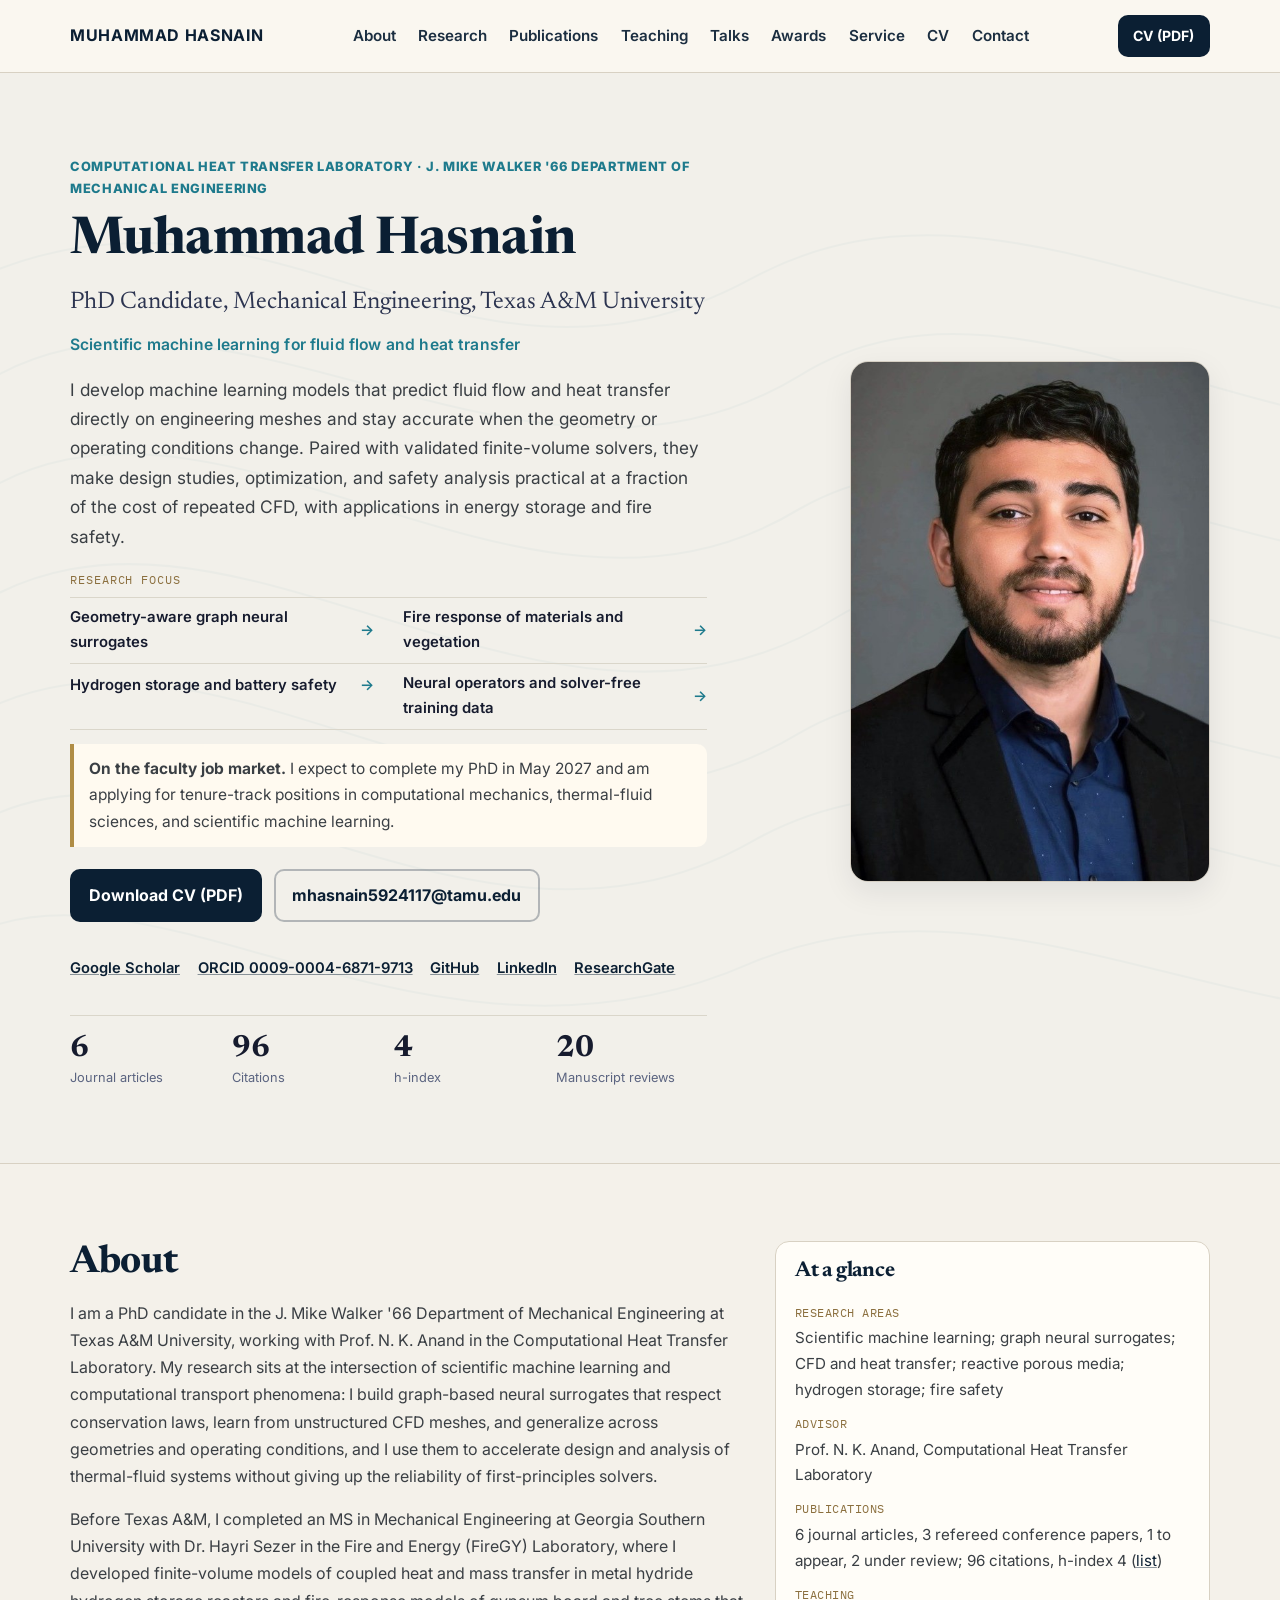
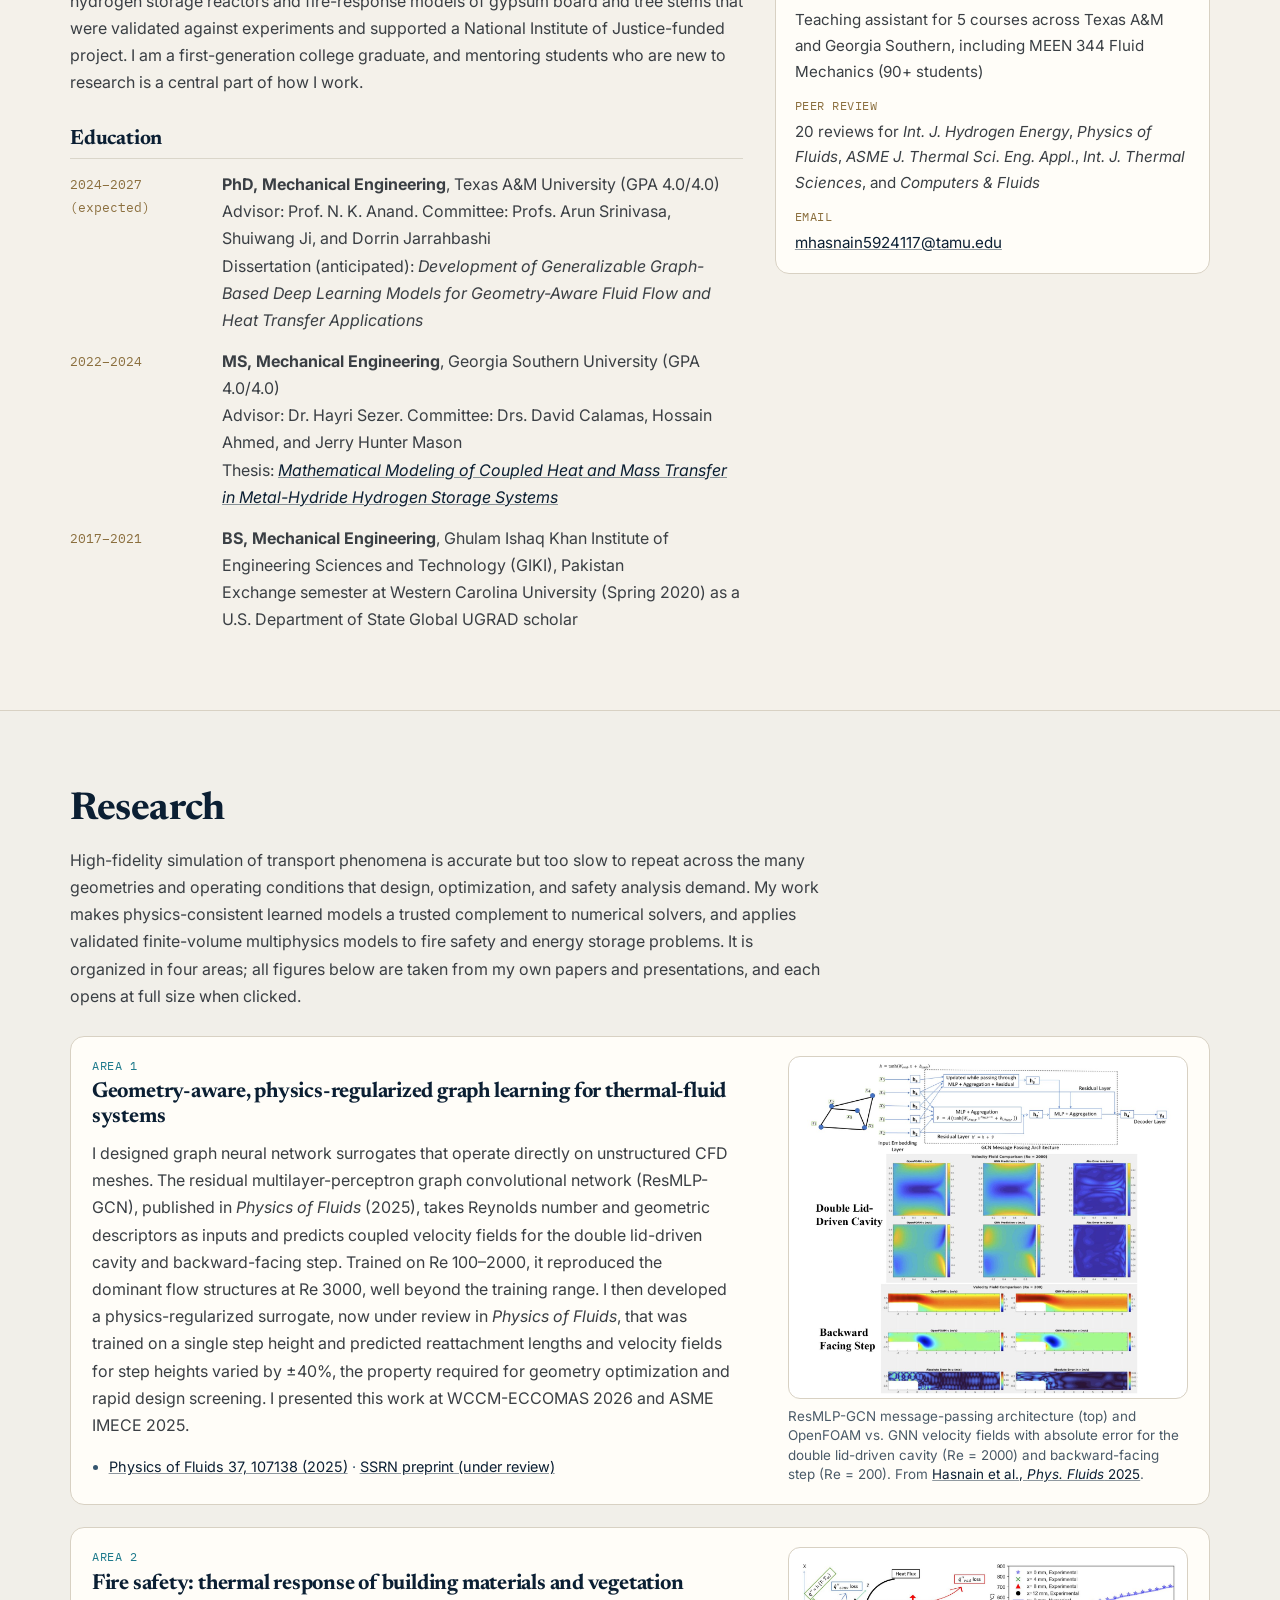
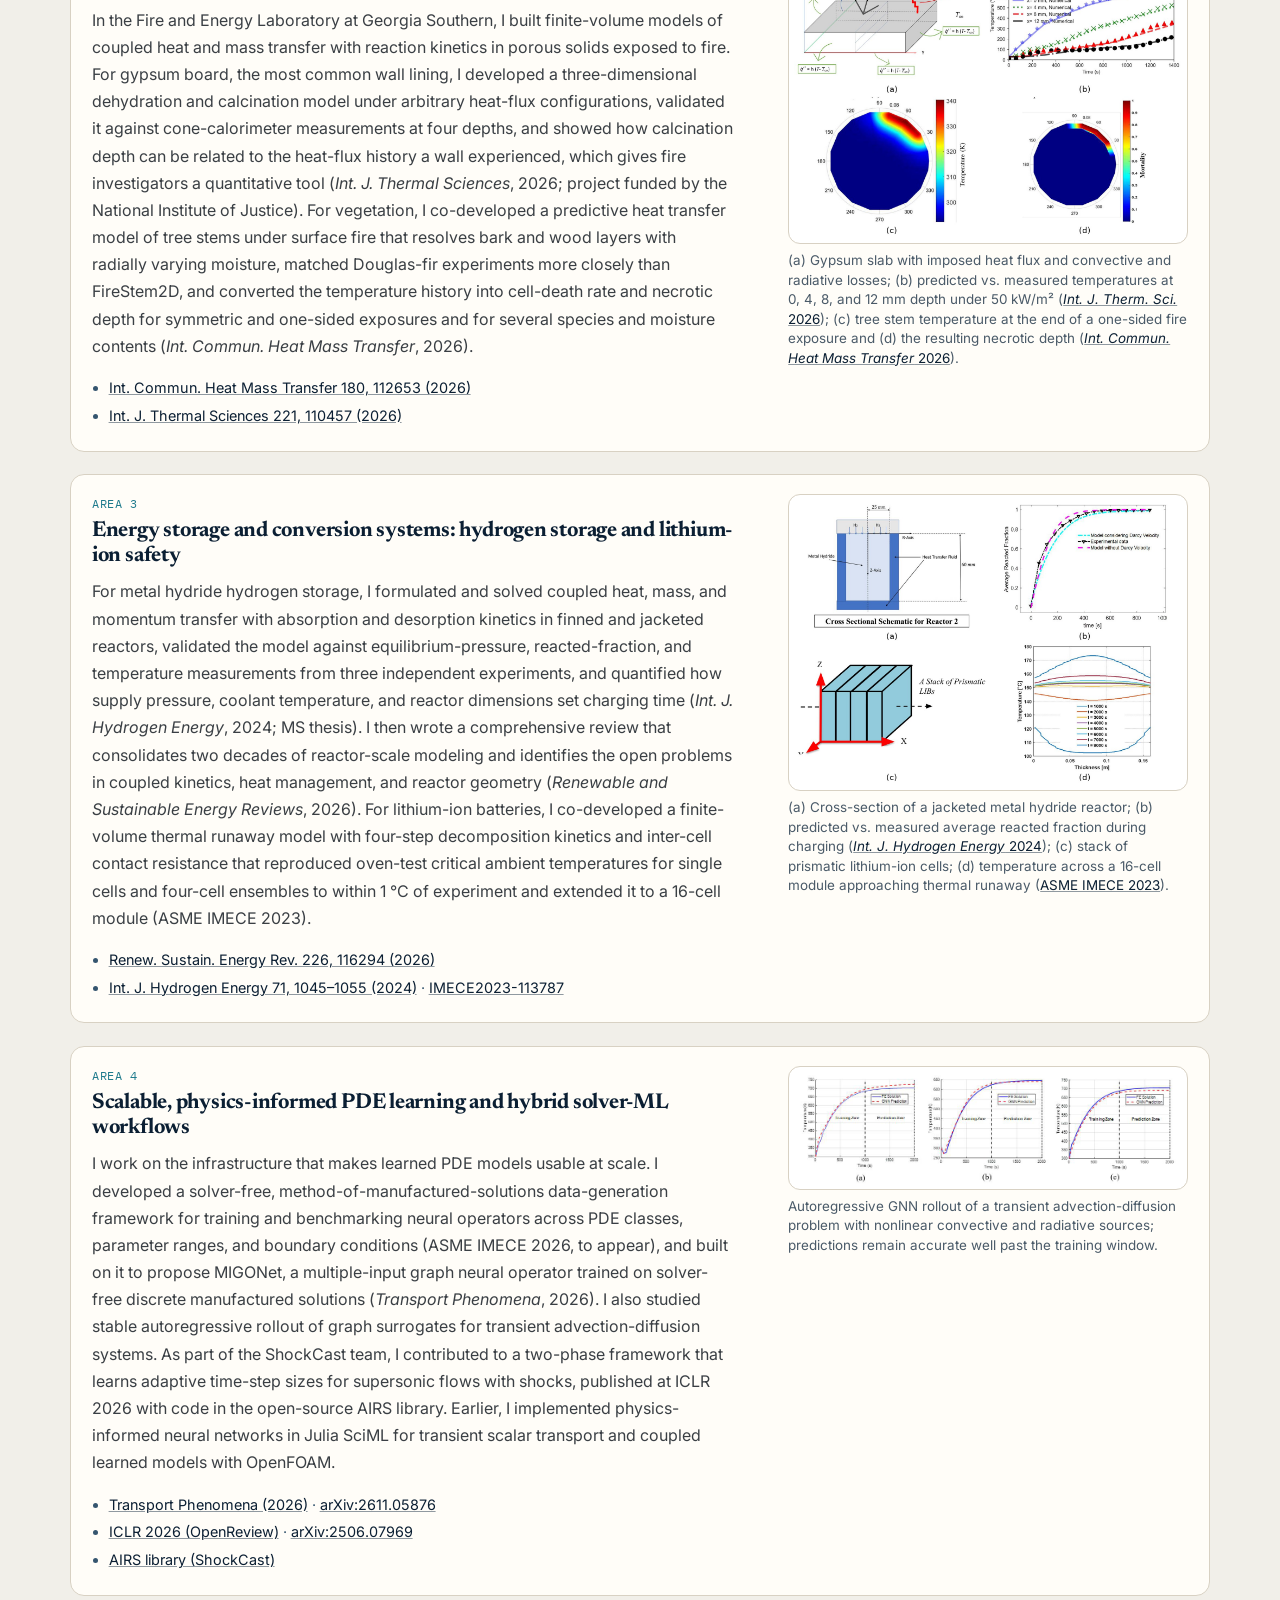
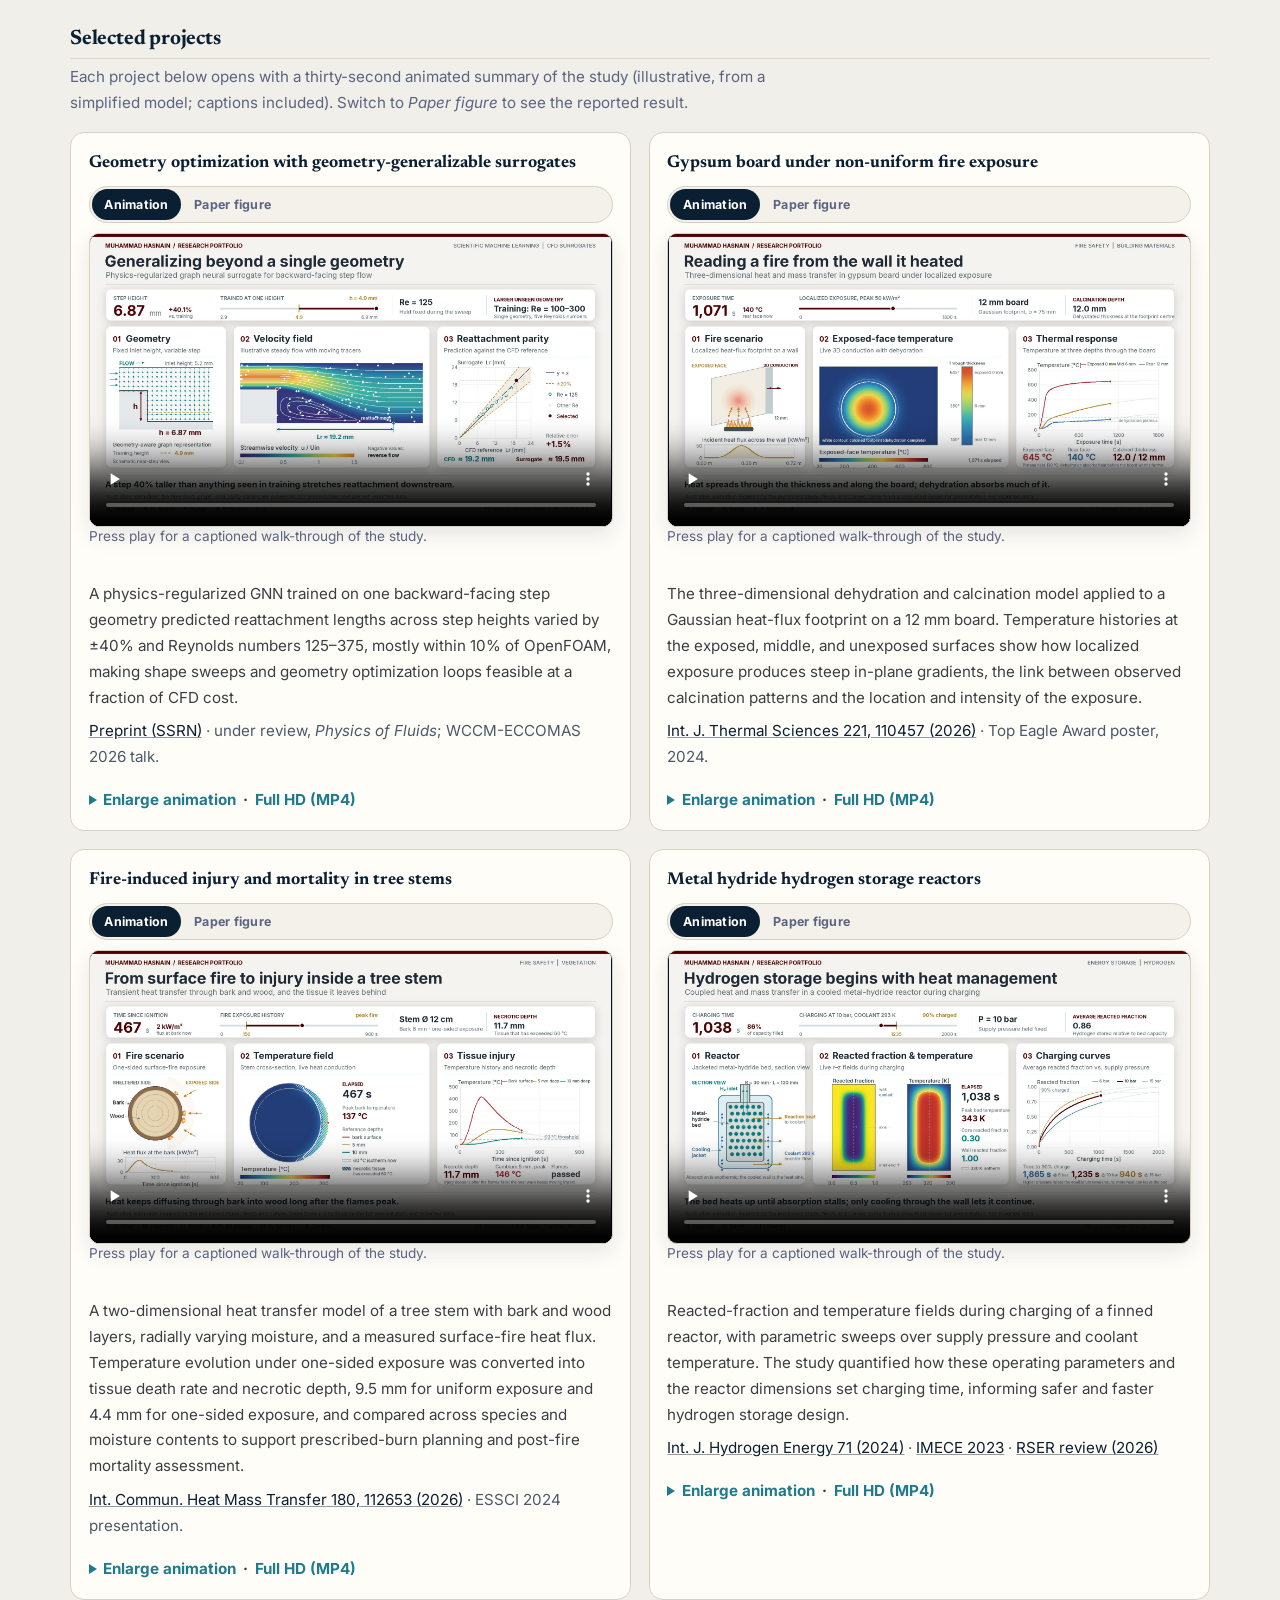
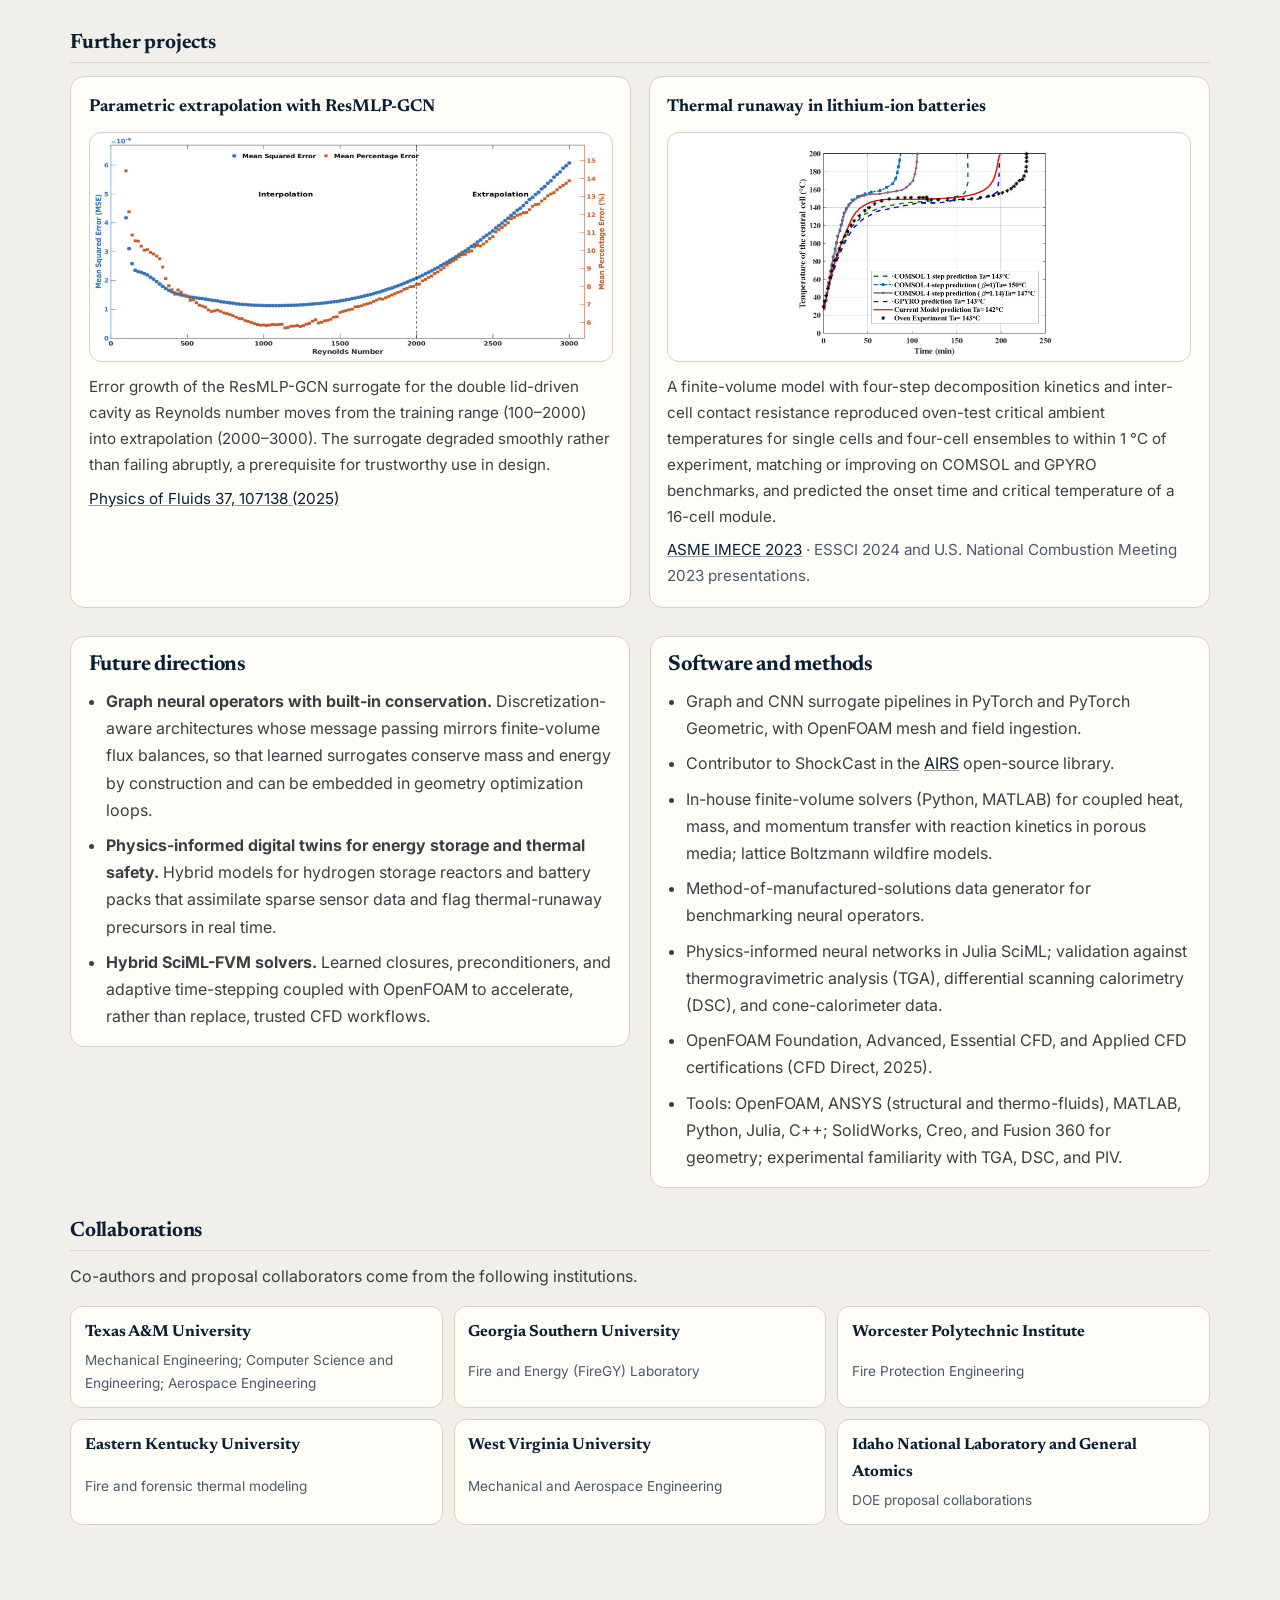
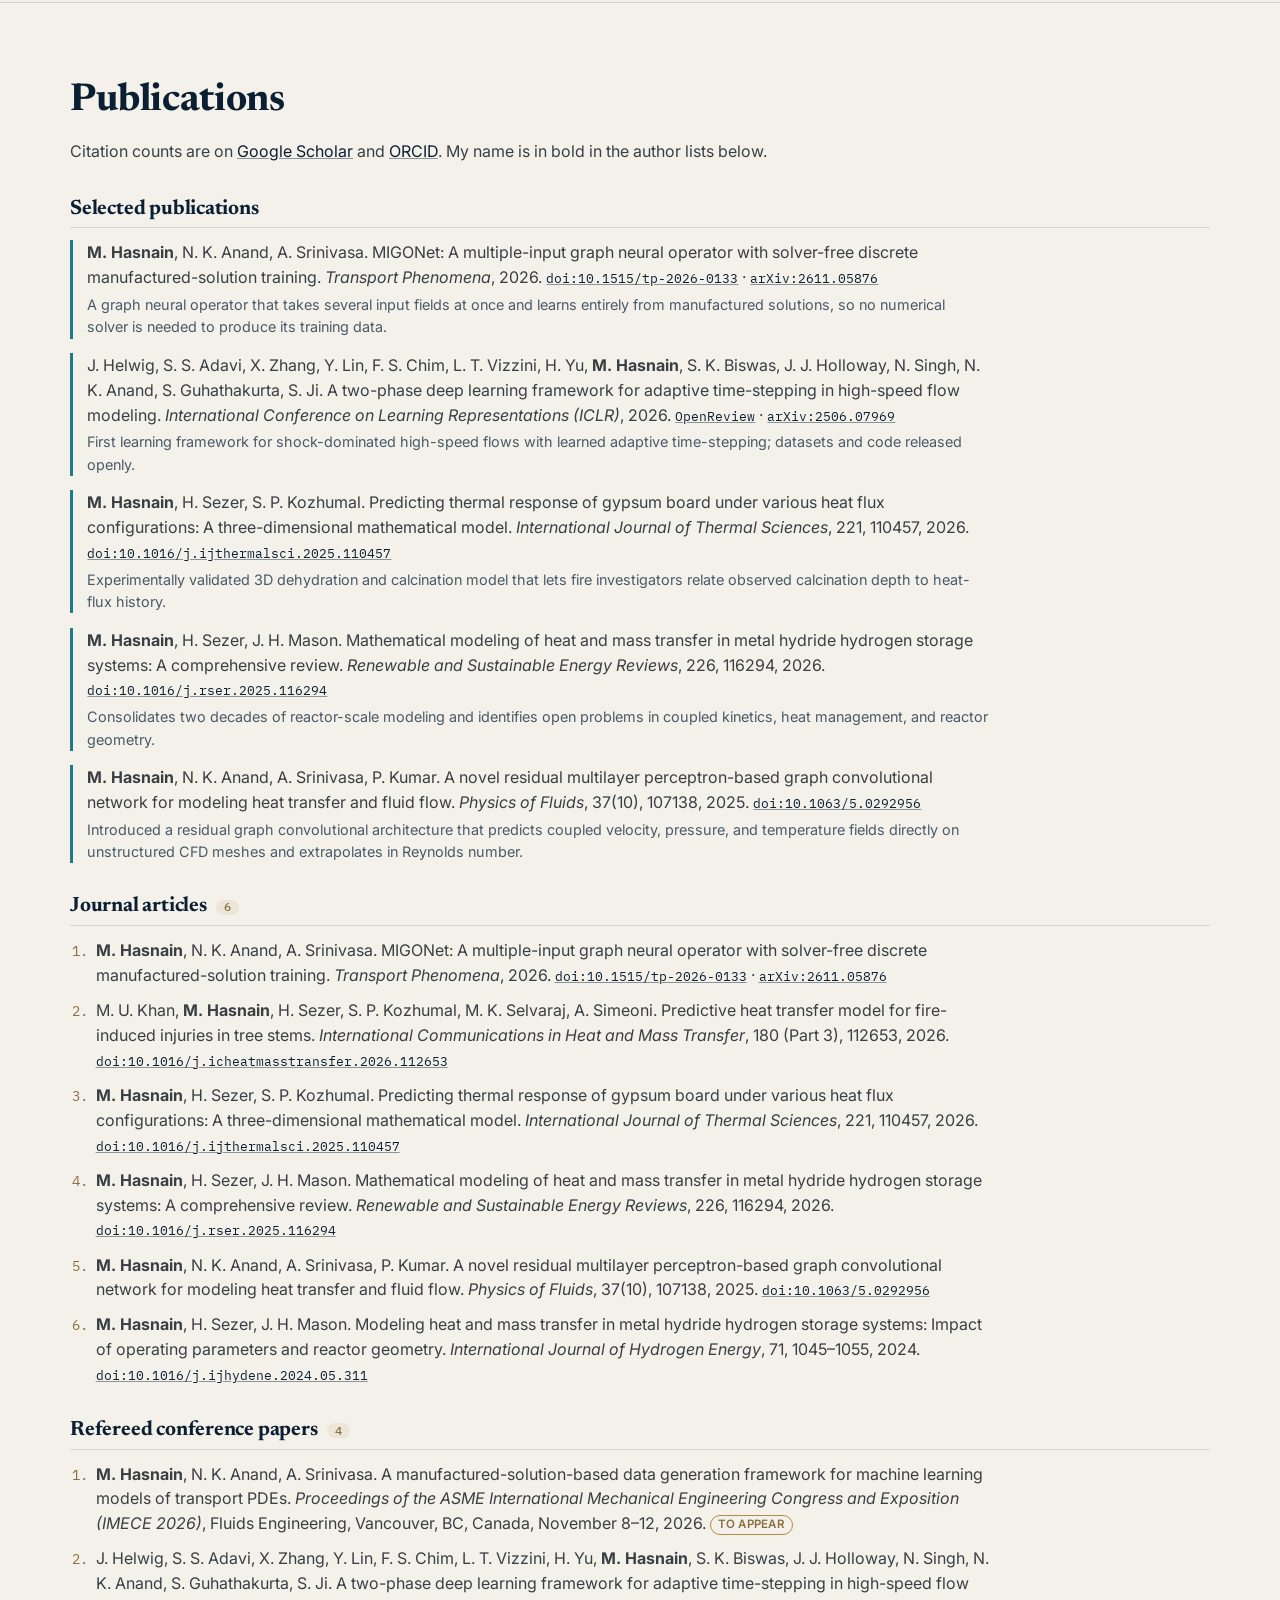
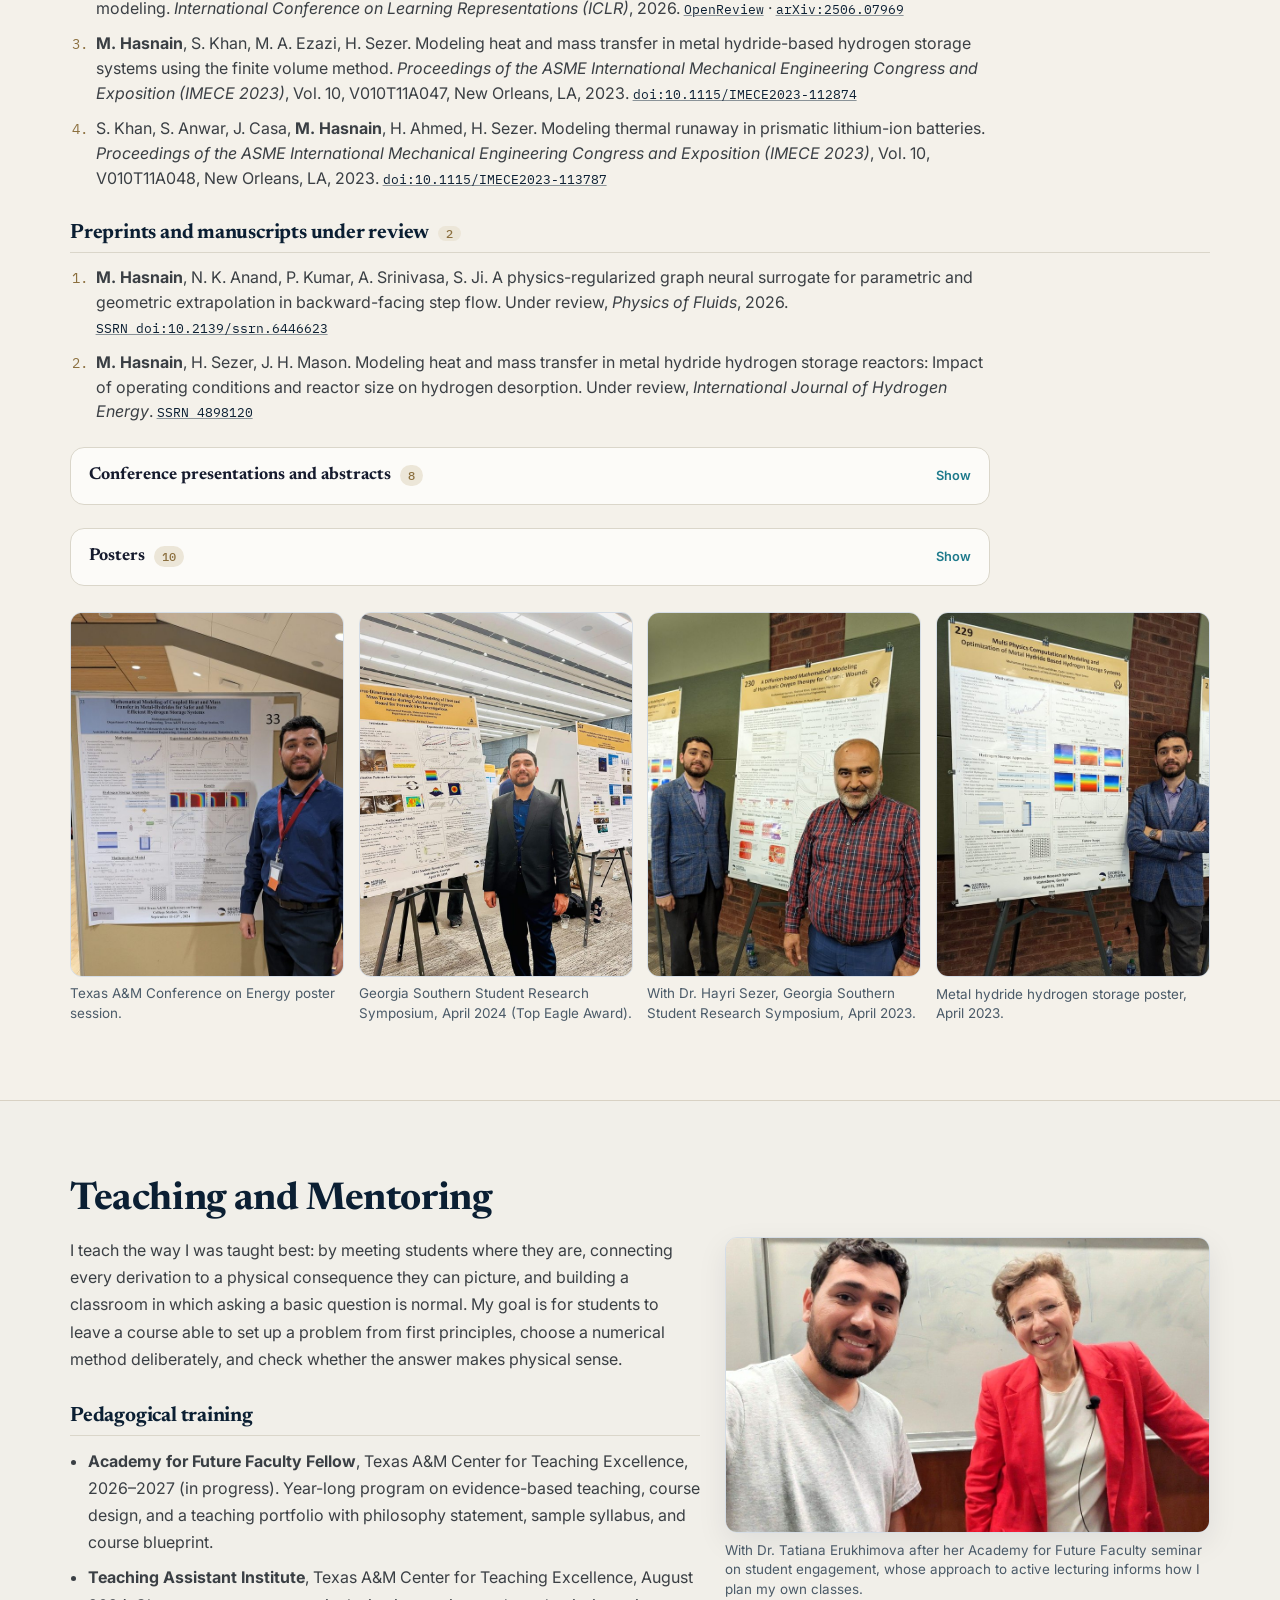
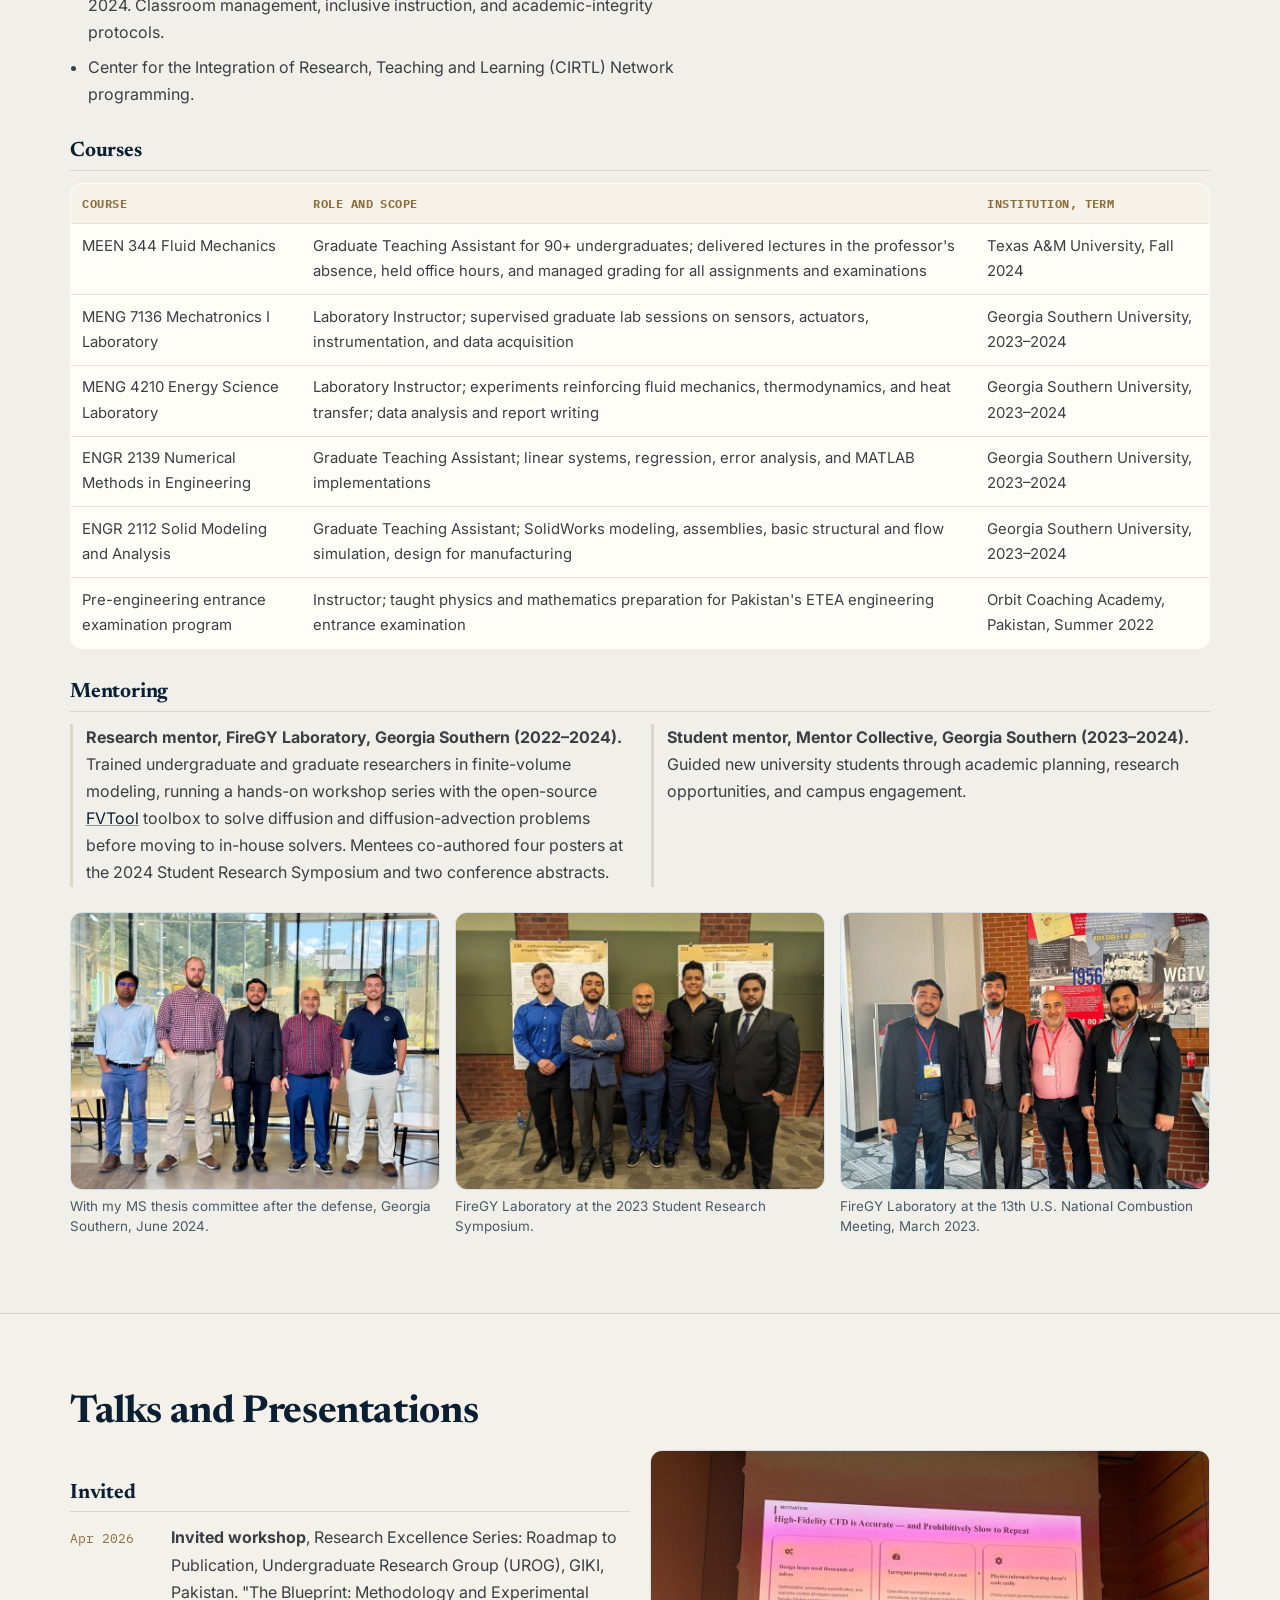
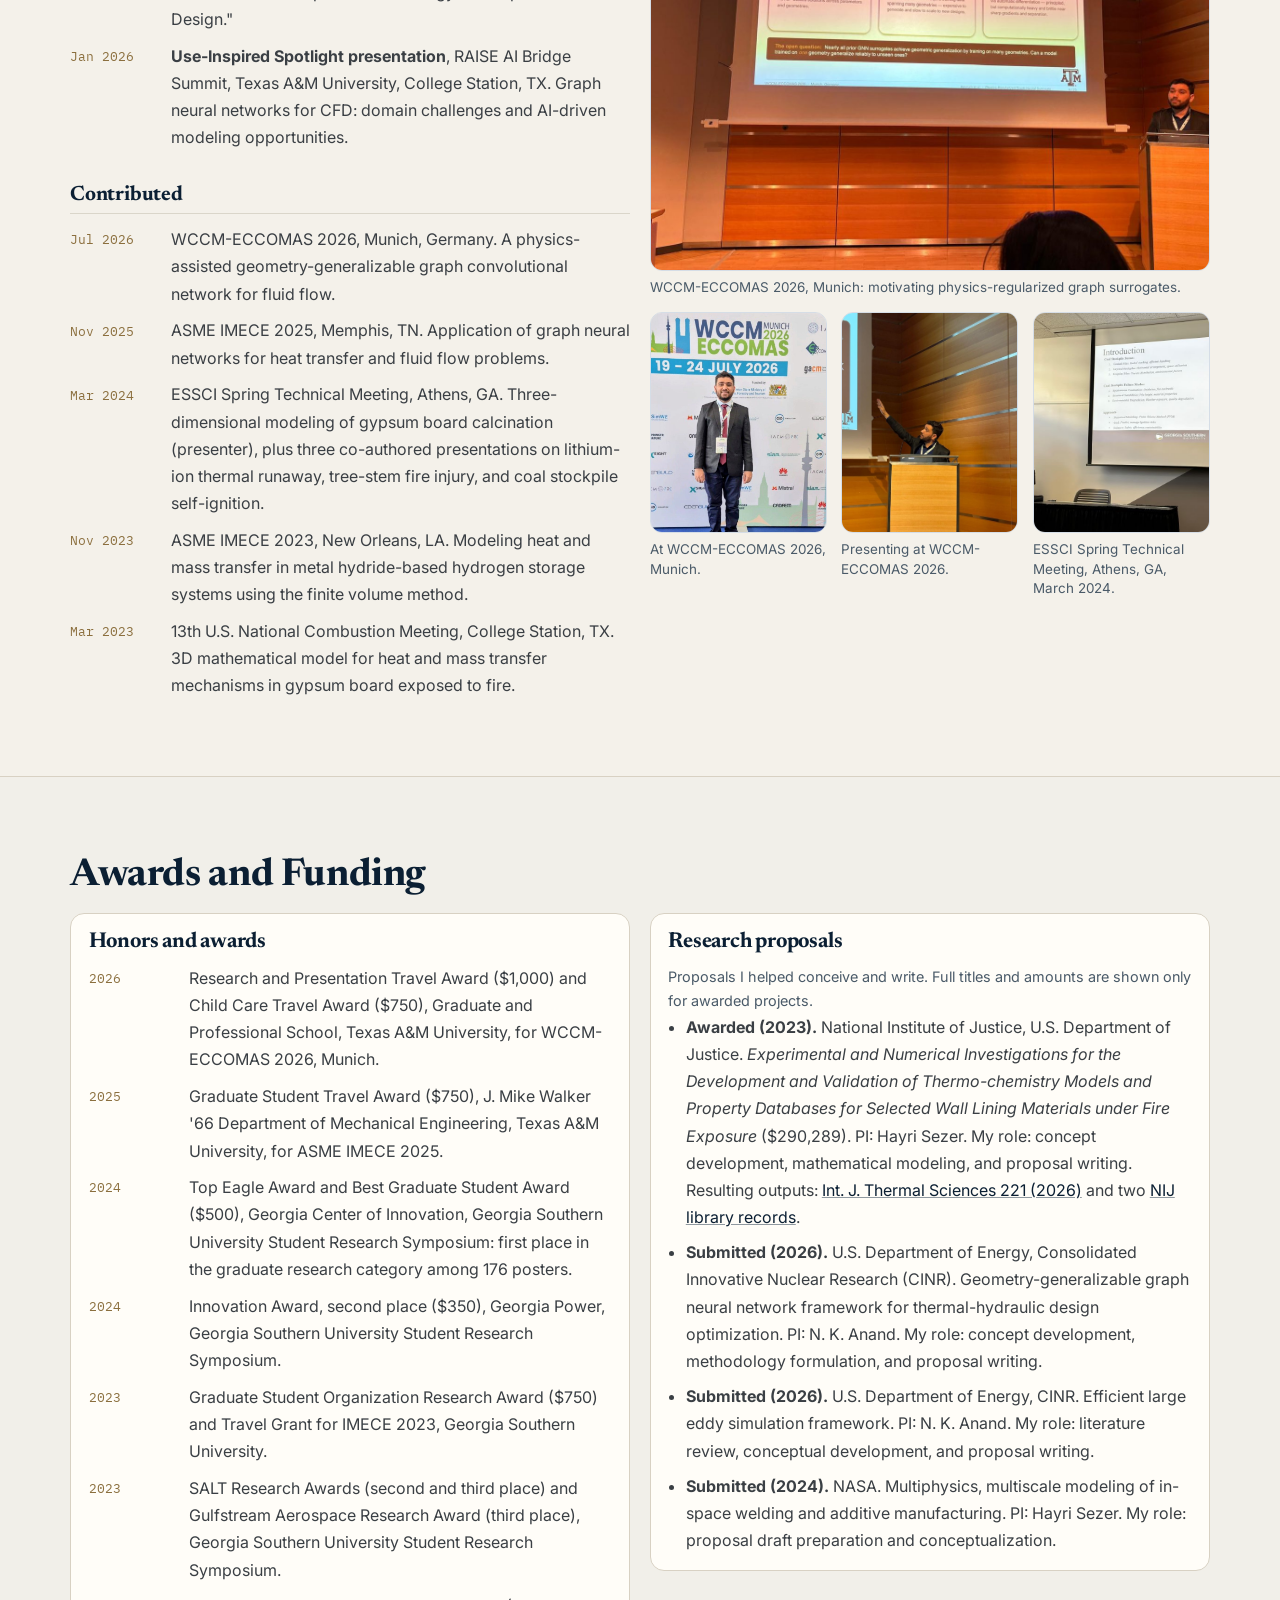
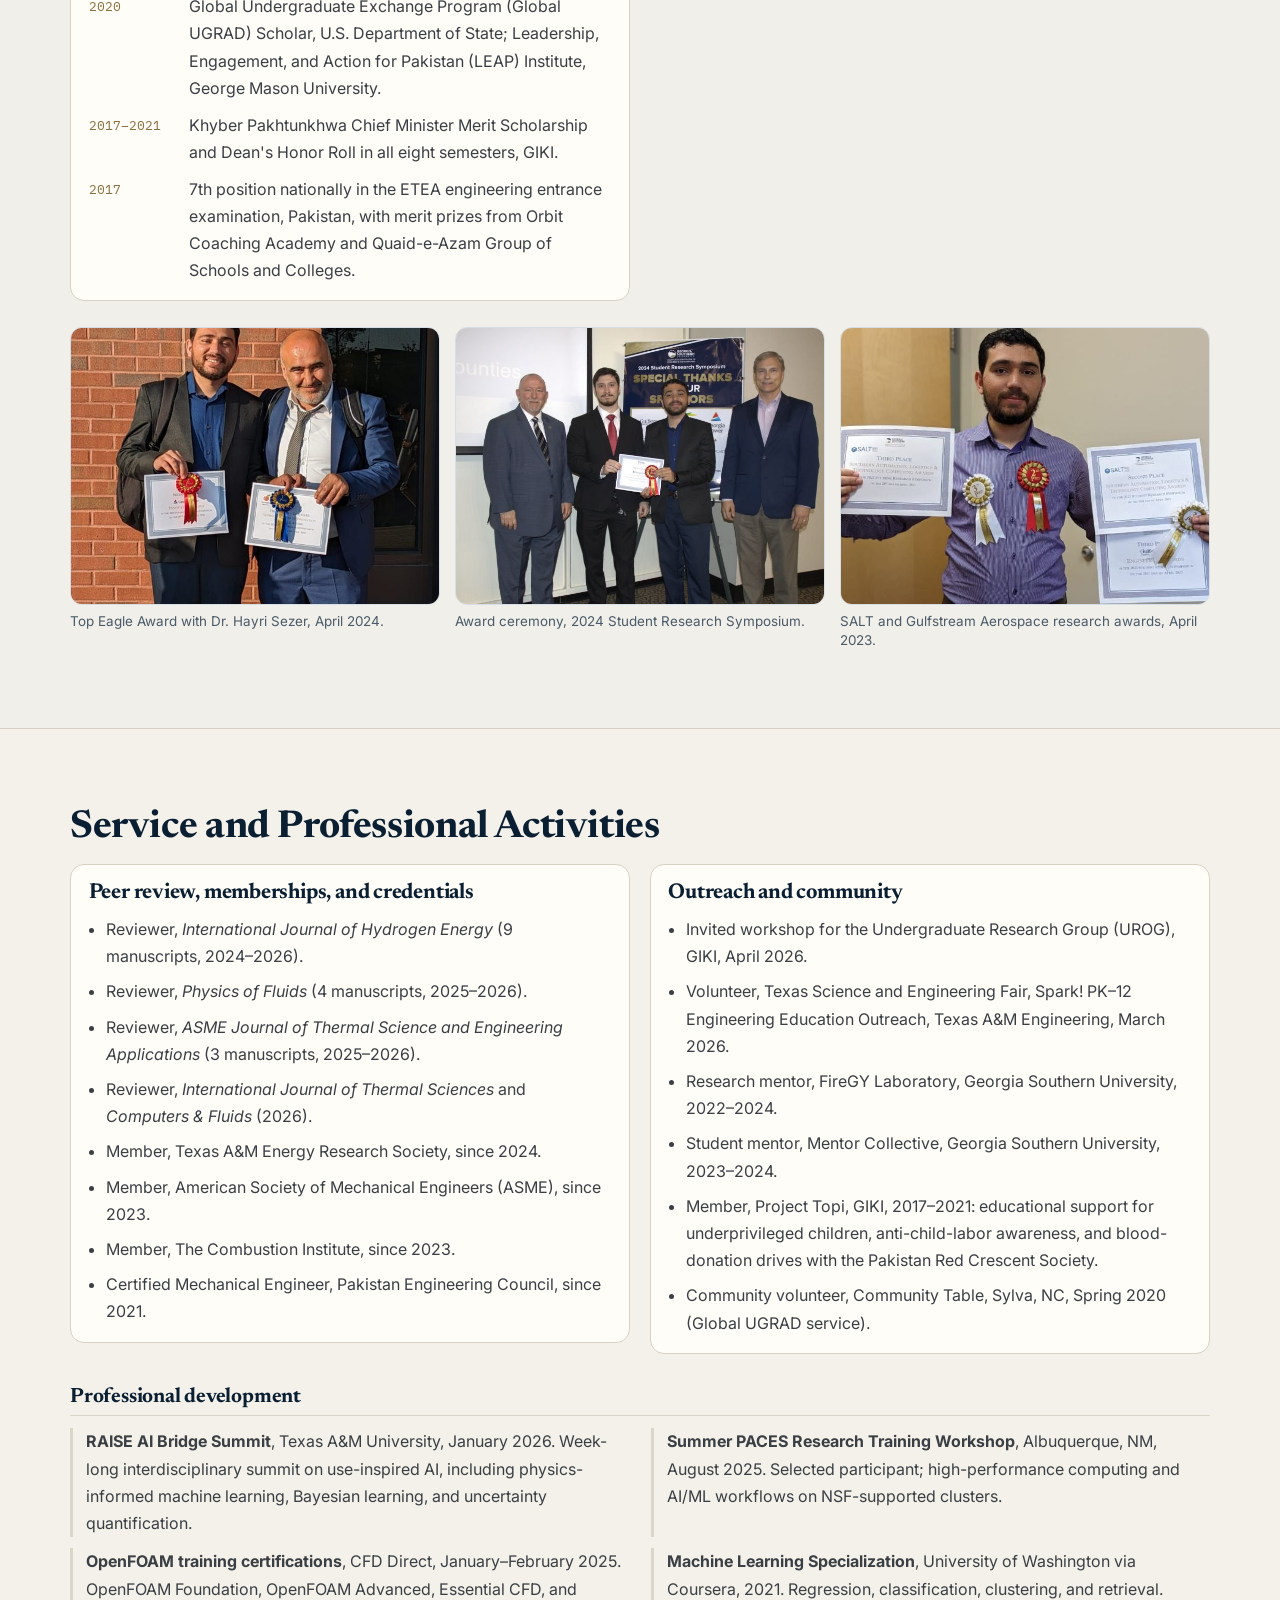
<file: docs/index.html>
<!doctype html>
<html lang="en">
  <head>
    <meta charset="utf-8" />
    <meta name="viewport" content="width=device-width, initial-scale=1" />
    <title>Muhammad Hasnain | PhD Candidate, Mechanical Engineering, Texas A&amp;M University</title>
    <meta name="description" content="Muhammad Hasnain is a PhD candidate in Mechanical Engineering at Texas A&amp;M University developing physics-consistent scientific machine learning and finite-volume multiphysics models for fluid flow, heat transfer, and reactive transport in energy and fire-safety systems." />
    <meta name="keywords" content="Muhammad Hasnain, Texas A&amp;M, mechanical engineering, scientific machine learning, graph neural networks, CFD, heat transfer, hydrogen storage, fire safety, faculty candidate" />
    <meta name="author" content="Muhammad Hasnain" />
    <meta name="theme-color" content="#0b1f33" />
    <meta name="robots" content="index,follow,max-image-preview:large" />
    <link rel="canonical" href="https://mhasnain5924117.github.io/" />

    <meta property="og:type" content="profile" />
    <meta property="og:title" content="Muhammad Hasnain | PhD Candidate, Mechanical Engineering, Texas A&amp;M University" />
    <meta property="og:description" content="Scientific machine learning and multiphysics transport modeling for energy and fire-safety systems. Publications, teaching, talks, and CV." />
    <meta property="og:url" content="https://mhasnain5924117.github.io/" />
    <meta property="og:site_name" content="Muhammad Hasnain" />
    <meta property="og:image" content="https://mhasnain5924117.github.io/assets/images/og-image.jpg" />
    <meta property="og:image:type" content="image/jpeg" />
    <meta property="og:image:width" content="1200" />
    <meta property="og:image:height" content="630" />
    <meta property="og:image:alt" content="Muhammad Hasnain presenting at WCCM-ECCOMAS 2026, the ESSCI Spring Technical Meeting, and the Texas A&amp;M Conference on Energy" />

    <meta name="twitter:card" content="summary_large_image" />
    <meta name="twitter:title" content="Muhammad Hasnain | PhD Candidate, Mechanical Engineering, Texas A&amp;M University" />
    <meta name="twitter:description" content="Scientific machine learning and multiphysics transport modeling for energy and fire-safety systems. Publications, teaching, talks, and CV." />
    <meta name="twitter:image" content="https://mhasnain5924117.github.io/assets/images/og-image.jpg" />

    <link rel="preconnect" href="https://fonts.googleapis.com" />
    <link rel="preconnect" href="https://fonts.gstatic.com" crossorigin />
    <link
      href="https://fonts.googleapis.com/css2?family=IBM+Plex+Mono:wght@400;500;600&amp;family=Inter:wght@400;500;600;700;800&amp;family=Newsreader:opsz,wght@6..72,500;6..72,700&amp;display=swap"
      rel="stylesheet"
    />
    <link rel="icon" href="assets/images/favicon.svg" type="image/svg+xml" />
    <link rel="stylesheet" href="assets/css/styles.css" />
    <script defer src="assets/js/main.js"></script>

    <script type="application/ld+json">
      {
        "@context": "https://schema.org",
        "@type": "Person",
        "@id": "https://mhasnain5924117.github.io/#person",
        "name": "Muhammad Hasnain",
        "givenName": "Muhammad",
        "familyName": "Hasnain",
        "jobTitle": "PhD Candidate, Mechanical Engineering",
        "description": "Muhammad Hasnain is a PhD candidate in Mechanical Engineering at Texas A&M University developing physics-consistent scientific machine learning and finite-volume multiphysics models for fluid flow, heat transfer, and reactive transport in energy and fire-safety systems.",
        "url": "https://mhasnain5924117.github.io/",
        "image": "https://mhasnain5924117.github.io/assets/images/photos/headshot.jpg",
        "email": "mailto:mhasnain5924117@tamu.edu",
        "affiliation": {
          "@type": "CollegeOrUniversity",
          "name": "Texas A&M University",
          "department": "J. Mike Walker '66 Department of Mechanical Engineering",
          "url": "https://engineering.tamu.edu/mechanical/"
        },
        "alumniOf": [
          {
            "@type": "CollegeOrUniversity",
            "name": "Georgia Southern University",
            "url": "https://www.georgiasouthern.edu/"
          },
          {
            "@type": "CollegeOrUniversity",
            "name": "Ghulam Ishaq Khan Institute of Engineering Sciences and Technology",
            "url": "https://giki.edu.pk/"
          }
        ],
        "sameAs": [
          "https://scholar.google.com/citations?user=YYpAj5AAAAAJ&hl=en",
          "https://orcid.org/0009-0004-6871-9713",
          "https://github.com/mhasnain5924117",
          "https://www.linkedin.com/in/mhasnain1/",
          "https://openreview.net/profile?id=~Muhammad_Hasnain1",
          "https://www.researchgate.net/profile/Muhammad-Hasnain-40"
        ],
        "knowsAbout": [
          "Scientific Machine Learning",
          "Graph Neural Networks",
          "Computational Fluid Dynamics",
          "Heat Transfer",
          "Finite Volume Method",
          "Hydrogen Storage",
          "Fire Safety Engineering"
        ]
      }
    </script>
    <script type="application/ld+json">
      {
        "@context": "https://schema.org",
        "@type": "ItemList",
        "name": "Research animations by Muhammad Hasnain",
        "itemListElement": [
          {
            "@type": "VideoObject",
            "position": 1,
            "name": "Generalizing beyond a single geometry",
            "description": "A physics-regularized graph neural surrogate for backward-facing step flow, trained on one step height, predicts recirculation and reattachment across unseen geometries. Illustrative animation.",
            "thumbnailUrl": "https://mhasnain5924117.github.io/assets/videos/bfs-geometry-generalization-poster.jpg",
            "contentUrl": "https://mhasnain5924117.github.io/assets/videos/bfs-geometry-generalization-1080p.mp4",
            "uploadDate": "2026-10-21",
            "duration": "PT36S",
            "author": {
              "@id": "https://mhasnain5924117.github.io/#person"
            }
          },
          {
            "@type": "VideoObject",
            "position": 2,
            "name": "Reading a fire from the wall it heated",
            "description": "Three-dimensional heat and mass transfer in gypsum board under a localized fire, and the calcined footprint it leaves behind. Illustrative animation.",
            "thumbnailUrl": "https://mhasnain5924117.github.io/assets/videos/gypsum-fire-response-poster.jpg",
            "contentUrl": "https://mhasnain5924117.github.io/assets/videos/gypsum-fire-response-1080p.mp4",
            "uploadDate": "2026-10-21",
            "duration": "PT32S",
            "author": {
              "@id": "https://mhasnain5924117.github.io/#person"
            }
          },
          {
            "@type": "VideoObject",
            "position": 3,
            "name": "From surface fire to injury inside a tree stem",
            "description": "Transient heat transfer through bark and wood during a one-sided surface fire, and the necrotic depth that decides the stem's fate. Illustrative animation.",
            "thumbnailUrl": "https://mhasnain5924117.github.io/assets/videos/tree-stem-fire-injury-poster.jpg",
            "contentUrl": "https://mhasnain5924117.github.io/assets/videos/tree-stem-fire-injury-1080p.mp4",
            "uploadDate": "2026-10-21",
            "duration": "PT32S",
            "author": {
              "@id": "https://mhasnain5924117.github.io/#person"
            }
          },
          {
            "@type": "VideoObject",
            "position": 4,
            "name": "Hydrogen storage begins with heat management",
            "description": "Coupled heat and mass transfer in a cooled metal-hydride reactor during hydrogen charging. Illustrative animation.",
            "thumbnailUrl": "https://mhasnain5924117.github.io/assets/videos/hydrogen-storage-poster.jpg",
            "contentUrl": "https://mhasnain5924117.github.io/assets/videos/hydrogen-storage-1080p.mp4",
            "uploadDate": "2026-10-21",
            "duration": "PT32S",
            "author": {
              "@id": "https://mhasnain5924117.github.io/#person"
            }
          }
        ]
      }
    </script>
  </head>
  <body>
    <a class="skip-link" href="#main-content">Skip to main content</a>

    <header class="site-header" id="top">
      <div class="container header-inner">
        <a class="brand" href="#top">Muhammad Hasnain</a>
        <button class="menu-toggle" type="button" aria-expanded="false" aria-controls="site-nav" data-menu-toggle>
          Menu
        </button>
        <nav id="site-nav" class="site-nav" aria-label="Primary navigation">
          <ul>
            <li><a href="#about">About</a></li>
            <li><a href="#research">Research</a></li>
            <li><a href="#publications">Publications</a></li>
            <li><a href="#teaching">Teaching</a></li>
            <li><a href="#talks">Talks</a></li>
            <li><a href="#awards">Awards</a></li>
            <li><a href="#service">Service</a></li>
            <li><a href="assets/cv/Muhammad_Hasnain_CV.pdf" target="_blank" rel="noopener">CV</a></li>
            <li><a href="#contact">Contact</a></li>
          </ul>
        </nav>
        <a class="button button-primary header-cv" href="assets/cv/Muhammad_Hasnain_CV.pdf" target="_blank" rel="noopener">CV (PDF)</a>
      </div>
    </header>

    <main id="main-content">
      <!-- ============================ HERO ============================ -->
      <section class="hero section">
        <div class="hero-flow" aria-hidden="true"></div>
        <div class="container hero-grid">
          <div class="hero-copy">
            <p class="eyebrow">Computational Heat Transfer Laboratory · J. Mike Walker &#39;66 Department of Mechanical Engineering</p>
            <h1>Muhammad Hasnain</h1>
            <p class="hero-subtitle">PhD Candidate, Mechanical Engineering, Texas A&amp;M University</p>
            <p class="hero-tagline">Scientific machine learning for fluid flow and heat transfer</p>
            <p class="lead">I develop machine learning models that predict fluid flow and heat transfer directly on engineering meshes and stay accurate when the geometry or operating conditions change. Paired with validated finite-volume solvers, they make design studies, optimization, and safety analysis practical at a fraction of the cost of repeated CFD, with applications in energy storage and fire safety.</p>
            <div class="hero-focus">
              <p class="hero-focus-label">Research focus</p>
              <ul>
                <li><a href="#area-1">Geometry-aware graph neural surrogates</a></li>
                <li><a href="#area-2">Fire response of materials and vegetation</a></li>
                <li><a href="#area-3">Hydrogen storage and battery safety</a></li>
                <li><a href="#area-4">Neural operators and solver-free training data</a></li>
              </ul>
            </div>
            <p class="availability"><strong>On the faculty job market.</strong> I expect to complete my PhD in May 2027 and am applying for tenure-track positions in computational mechanics, thermal-fluid sciences, and scientific machine learning.</p>
            <div class="hero-actions">
              <a class="button button-primary" href="assets/cv/Muhammad_Hasnain_CV.pdf" target="_blank" rel="noopener">Download CV (PDF)</a>
              <a class="button button-secondary" href="mailto:mhasnain5924117@tamu.edu">mhasnain5924117@tamu.edu</a>
            </div>
            <ul class="profile-links" aria-label="Academic profiles">
              <li><a href="https://scholar.google.com/citations?user=YYpAj5AAAAAJ&amp;hl=en" target="_blank" rel="noopener">Google Scholar</a></li>
              <li><a href="https://orcid.org/0009-0004-6871-9713" target="_blank" rel="noopener">ORCID 0009-0004-6871-9713</a></li>
              <li><a href="https://github.com/mhasnain5924117" target="_blank" rel="noopener">GitHub</a></li>
              <li><a href="https://www.linkedin.com/in/mhasnain1/" target="_blank" rel="noopener">LinkedIn</a></li>
              <li><a href="https://www.researchgate.net/profile/Muhammad-Hasnain-40" target="_blank" rel="noopener">ResearchGate</a></li>
            </ul>
            <ul class="hero-highlights" aria-label="Highlights">
              <li><span class="hl-value">6</span><span class="hl-label">Journal articles</span></li>
              <li><span class="hl-value">96</span><span class="hl-label">Citations</span></li>
              <li><span class="hl-value">4</span><span class="hl-label">h-index</span></li>
              <li><span class="hl-value">20</span><span class="hl-label">Manuscript reviews</span></li>
            </ul>
          </div>
          <figure class="hero-media hero-portrait">
            <img
              src="assets/images/photos/headshot.jpg"
              alt="Portrait of Muhammad Hasnain"
              width="552"
              height="800"
              fetchpriority="high"
            />
          </figure>
        </div>
      </section>

      <!-- ============================ ABOUT ============================ -->
      <section class="section section-alt" id="about">
        <div class="container about-grid">
          <div>
            <h2>About</h2>
            <p>I am a PhD candidate in the J. Mike Walker '66 Department of Mechanical Engineering at Texas A&amp;M University, working with Prof. N. K. Anand in the Computational Heat Transfer Laboratory. My research sits at the intersection of scientific machine learning and computational transport phenomena: I build graph-based neural surrogates that respect conservation laws, learn from unstructured CFD meshes, and generalize across geometries and operating conditions, and I use them to accelerate design and analysis of thermal-fluid systems without giving up the reliability of first-principles solvers.</p>
            <p>Before Texas A&amp;M, I completed an MS in Mechanical Engineering at Georgia Southern University with Dr. Hayri Sezer in the Fire and Energy (FireGY) Laboratory, where I developed finite-volume models of coupled heat and mass transfer in metal hydride hydrogen storage reactors and fire-response models of gypsum board and tree stems that were validated against experiments and supported a National Institute of Justice-funded project. I am a first-generation college graduate, and mentoring students who are new to research is a central part of how I work.</p>
            <h3 class="subheading">Education</h3>
            <ol class="edu-list">
              <li>
                <span class="edu-years">2024–2027 (expected)</span>
                <div>
                  <strong>PhD, Mechanical Engineering</strong>, Texas A&amp;M University (GPA 4.0/4.0)<br />
                  Advisor: Prof. N. K. Anand. Committee: Profs. Arun Srinivasa, Shuiwang Ji, and Dorrin Jarrahbashi<br />
                  Dissertation (anticipated): <em>Development of Generalizable Graph-Based Deep Learning Models for Geometry-Aware Fluid Flow and Heat Transfer Applications</em>
                </div>
              </li>
              <li>
                <span class="edu-years">2022–2024</span>
                <div>
                  <strong>MS, Mechanical Engineering</strong>, Georgia Southern University (GPA 4.0/4.0)<br />
                  Advisor: Dr. Hayri Sezer. Committee: Drs. David Calamas, Hossain Ahmed, and Jerry Hunter Mason<br />
                  Thesis: <a href="https://digitalcommons.georgiasouthern.edu/etd/2802/" target="_blank" rel="noopener"><em>Mathematical Modeling of Coupled Heat and Mass Transfer in Metal-Hydride Hydrogen Storage Systems</em></a>
                </div>
              </li>
              <li>
                <span class="edu-years">2017–2021</span>
                <div>
                  <strong>BS, Mechanical Engineering</strong>, Ghulam Ishaq Khan Institute of Engineering Sciences and Technology (GIKI), Pakistan<br />
                  Exchange semester at Western Carolina University (Spring 2020) as a U.S. Department of State Global UGRAD scholar
                </div>
              </li>
            </ol>
          </div>
          <aside class="about-aside">
            <h3>At a glance</h3>
            <dl class="glance">
              <dt>Research areas</dt>
              <dd>Scientific machine learning; graph neural surrogates; CFD and heat transfer; reactive porous media; hydrogen storage; fire safety</dd>
              <dt>Advisor</dt>
              <dd>Prof. N. K. Anand, Computational Heat Transfer Laboratory</dd>
              <dt>Publications</dt>
              <dd>6 journal articles, 3 refereed conference papers, 1 to appear, 2 under review; 96 citations, h-index 4 (<a href="#publications">list</a>)</dd>
              <dt>Teaching</dt>
              <dd>Teaching assistant for 5 courses across Texas A&amp;M and Georgia Southern, including MEEN 344 Fluid Mechanics (90+ students)</dd>
              <dt>Peer review</dt>
              <dd>20 reviews for <em>Int. J. Hydrogen Energy</em>, <em>Physics of Fluids</em>, <em>ASME J. Thermal Sci. Eng. Appl.</em>, <em>Int. J. Thermal Sciences</em>, and <em>Computers &amp; Fluids</em></dd>
              <dt>Email</dt>
              <dd><a href="mailto:mhasnain5924117@tamu.edu">mhasnain5924117@tamu.edu</a></dd>
            </dl>
          </aside>
        </div>
      </section>

      <!-- ============================ RESEARCH ============================ -->
      <section class="section" id="research">
        <div class="container">
          <h2>Research</h2>
          <p class="section-intro">High-fidelity simulation of transport phenomena is accurate but too slow to repeat across the many geometries and operating conditions that design, optimization, and safety analysis demand. My work makes physics-consistent learned models a trusted complement to numerical solvers, and applies validated finite-volume multiphysics models to fire safety and energy storage problems. It is organized in four areas; all figures below are taken from my own papers and presentations, and each opens at full size when clicked.</p>

          <div class="area-list">
            <article class="area" id="area-1">
              <div class="area-body">
                <p class="area-index">Area 1</p>
                <h3>Geometry-aware, physics-regularized graph learning for thermal-fluid systems</h3>
                <p>I designed graph neural network surrogates that operate directly on unstructured CFD meshes. The residual multilayer-perceptron graph convolutional network (ResMLP-GCN), published in <em>Physics of Fluids</em> (2025), takes Reynolds number and geometric descriptors as inputs and predicts coupled velocity fields for the double lid-driven cavity and backward-facing step. Trained on Re 100–2000, it reproduced the dominant flow structures at Re 3000, well beyond the training range. I then developed a physics-regularized surrogate, now under review in <em>Physics of Fluids</em>, that was trained on a single step height and predicted reattachment lengths and velocity fields for step heights varied by ±40%, the property required for geometry optimization and rapid design screening. I presented this work at WCCM-ECCOMAS 2026 and ASME IMECE 2025.</p>
                <ul class="area-links">
                  <li><a href="https://doi.org/10.1063/5.0292956" target="_blank" rel="noopener">Physics of Fluids 37, 107138 (2025)</a> · <a href="https://dx.doi.org/10.2139/ssrn.6446623" target="_blank" rel="noopener">SSRN preprint (under review)</a></li>
                </ul>
              </div>
              <figure class="area-figure">
                <a class="figure-link" href="assets/images/figures/fig-resmlp-gcn.jpg" target="_blank" rel="noopener"><img src="assets/images/figures/fig-resmlp-gcn.jpg" alt="ResMLP-GCN architecture diagram above OpenFOAM versus GNN velocity fields and absolute error maps for a double lid-driven cavity at Re 2000 and a backward-facing step at Re 200" width="1400" height="1197" loading="lazy" /></a>
                <figcaption>ResMLP-GCN message-passing architecture (top) and OpenFOAM vs. GNN velocity fields with absolute error for the double lid-driven cavity (Re = 2000) and backward-facing step (Re = 200). From <a href="https://doi.org/10.1063/5.0292956" target="_blank" rel="noopener">Hasnain et al., <em>Phys. Fluids</em> 2025</a>.</figcaption>
              </figure>
            </article>
            <article class="area" id="area-2">
              <div class="area-body">
                <p class="area-index">Area 2</p>
                <h3>Fire safety: thermal response of building materials and vegetation</h3>
                <p>In the Fire and Energy Laboratory at Georgia Southern, I built finite-volume models of coupled heat and mass transfer with reaction kinetics in porous solids exposed to fire. For gypsum board, the most common wall lining, I developed a three-dimensional dehydration and calcination model under arbitrary heat-flux configurations, validated it against cone-calorimeter measurements at four depths, and showed how calcination depth can be related to the heat-flux history a wall experienced, which gives fire investigators a quantitative tool (<em>Int. J. Thermal Sciences</em>, 2026; project funded by the National Institute of Justice). For vegetation, I co-developed a predictive heat transfer model of tree stems under surface fire that resolves bark and wood layers with radially varying moisture, matched Douglas-fir experiments more closely than FireStem2D, and converted the temperature history into cell-death rate and necrotic depth for symmetric and one-sided exposures and for several species and moisture contents (<em>Int. Commun. Heat Mass Transfer</em>, 2026).</p>
                <ul class="area-links">
                  <li><a href="https://doi.org/10.1016/j.icheatmasstransfer.2026.112653" target="_blank" rel="noopener">Int. Commun. Heat Mass Transfer 180, 112653 (2026)</a></li>
                  <li><a href="https://doi.org/10.1016/j.ijthermalsci.2025.110457" target="_blank" rel="noopener">Int. J. Thermal Sciences 221, 110457 (2026)</a></li>
                </ul>
              </div>
              <figure class="area-figure">
                <a class="figure-link" href="assets/images/figures/fig-fire-materials.jpg" target="_blank" rel="noopener"><img src="assets/images/figures/fig-fire-materials.jpg" alt="Four panels: schematic of a gypsum slab with imposed heat flux and convective and radiative losses; predicted versus measured temperatures at four depths under 50 kilowatts per square metre; temperature field in a tree stem cross section after one-sided fire exposure; and predicted necrotic depth around the stem" width="1430" height="1050" loading="lazy" /></a>
                <figcaption>(a) Gypsum slab with imposed heat flux and convective and radiative losses; (b) predicted vs. measured temperatures at 0, 4, 8, and 12 mm depth under 50 kW/m² (<a href="https://doi.org/10.1016/j.ijthermalsci.2025.110457" target="_blank" rel="noopener"><em>Int. J. Therm. Sci.</em> 2026</a>); (c) tree stem temperature at the end of a one-sided fire exposure and (d) the resulting necrotic depth (<a href="https://doi.org/10.1016/j.icheatmasstransfer.2026.112653" target="_blank" rel="noopener"><em>Int. Commun. Heat Mass Transfer</em> 2026</a>).</figcaption>
              </figure>
            </article>
            <article class="area" id="area-3">
              <div class="area-body">
                <p class="area-index">Area 3</p>
                <h3>Energy storage and conversion systems: hydrogen storage and lithium-ion safety</h3>
                <p>For metal hydride hydrogen storage, I formulated and solved coupled heat, mass, and momentum transfer with absorption and desorption kinetics in finned and jacketed reactors, validated the model against equilibrium-pressure, reacted-fraction, and temperature measurements from three independent experiments, and quantified how supply pressure, coolant temperature, and reactor dimensions set charging time (<em>Int. J. Hydrogen Energy</em>, 2024; MS thesis). I then wrote a comprehensive review that consolidates two decades of reactor-scale modeling and identifies the open problems in coupled kinetics, heat management, and reactor geometry (<em>Renewable and Sustainable Energy Reviews</em>, 2026). For lithium-ion batteries, I co-developed a finite-volume thermal runaway model with four-step decomposition kinetics and inter-cell contact resistance that reproduced oven-test critical ambient temperatures for single cells and four-cell ensembles to within 1 °C of experiment and extended it to a 16-cell module (ASME IMECE 2023).</p>
                <ul class="area-links">
                  <li><a href="https://doi.org/10.1016/j.rser.2025.116294" target="_blank" rel="noopener">Renew. Sustain. Energy Rev. 226, 116294 (2026)</a></li>
                  <li><a href="https://doi.org/10.1016/j.ijhydene.2024.05.311" target="_blank" rel="noopener">Int. J. Hydrogen Energy 71, 1045–1055 (2024)</a> · <a href="https://doi.org/10.1115/IMECE2023-113787" target="_blank" rel="noopener">IMECE2023-113787</a></li>
                </ul>
              </div>
              <figure class="area-figure">
                <a class="figure-link" href="assets/images/figures/fig-energy-storage.jpg" target="_blank" rel="noopener"><img src="assets/images/figures/fig-energy-storage.jpg" alt="Four panels: cross-sectional schematic of a metal hydride reactor with heat-transfer-fluid jacket; average reacted fraction versus time compared with experiment; schematic of a stack of prismatic lithium-ion cells; and temperature profiles across a sixteen-cell module at successive times" width="1430" height="1050" loading="lazy" /></a>
                <figcaption>(a) Cross-section of a jacketed metal hydride reactor; (b) predicted vs. measured average reacted fraction during charging (<a href="https://doi.org/10.1016/j.ijhydene.2024.05.311" target="_blank" rel="noopener"><em>Int. J. Hydrogen Energy</em> 2024</a>); (c) stack of prismatic lithium-ion cells; (d) temperature across a 16-cell module approaching thermal runaway (<a href="https://doi.org/10.1115/IMECE2023-113787" target="_blank" rel="noopener">ASME IMECE 2023</a>).</figcaption>
              </figure>
            </article>
            <article class="area" id="area-4">
              <div class="area-body">
                <p class="area-index">Area 4</p>
                <h3>Scalable, physics-informed PDE learning and hybrid solver-ML workflows</h3>
                <p>I work on the infrastructure that makes learned PDE models usable at scale. I developed a solver-free, method-of-manufactured-solutions data-generation framework for training and benchmarking neural operators across PDE classes, parameter ranges, and boundary conditions (ASME IMECE 2026, to appear), and built on it to propose MIGONet, a multiple-input graph neural operator trained on solver-free discrete manufactured solutions (<em>Transport Phenomena</em>, 2026). I also studied stable autoregressive rollout of graph surrogates for transient advection-diffusion systems. As part of the ShockCast team, I contributed to a two-phase framework that learns adaptive time-step sizes for supersonic flows with shocks, published at ICLR 2026 with code in the open-source AIRS library. Earlier, I implemented physics-informed neural networks in Julia SciML for transient scalar transport and coupled learned models with OpenFOAM.</p>
                <ul class="area-links">
                  <li><a href="https://doi.org/10.1515/tp-2026-0133" target="_blank" rel="noopener">Transport Phenomena (2026)</a> · <a href="https://arxiv.org/abs/2611.05876" target="_blank" rel="noopener">arXiv:2611.05876</a></li>
                  <li><a href="https://openreview.net/forum?id=d4gzLgGl7I" target="_blank" rel="noopener">ICLR 2026 (OpenReview)</a> · <a href="https://arxiv.org/abs/2506.07969" target="_blank" rel="noopener">arXiv:2506.07969</a></li>
                  <li><a href="https://github.com/divelab/AIRS" target="_blank" rel="noopener">AIRS library (ShockCast)</a></li>
                </ul>
              </div>
              <figure class="area-figure">
                <a class="figure-link" href="assets/images/figures/fig-advection-diffusion-rollout.png" target="_blank" rel="noopener"><img src="assets/images/figures/fig-advection-diffusion-rollout.png" alt="Three plots of temperature versus time at different probe locations comparing finite-element solution and GNN autoregressive prediction, with the prediction zone extending beyond the training zone" width="952" height="275" loading="lazy" /></a>
                <figcaption>Autoregressive GNN rollout of a transient advection-diffusion problem with nonlinear convective and radiative sources; predictions remain accurate well past the training window.</figcaption>
              </figure>
            </article>
          </div>

          <h3 class="subheading">Selected projects</h3>
          <p class="section-intro projects-intro">Each project below opens with a thirty-second animated summary of the study (illustrative, from a simplified model; captions included). Switch to <em>Paper figure</em> to see the reported result.</p>
          <div class="project-grid">
            <article class="project-card project-card-media">
              <h4>Geometry optimization with geometry-generalizable surrogates</h4>
              <div class="media-switch" role="group" aria-label="Media for geometry optimization with geometry-generalizable surrogates">
                <button type="button" class="is-active" data-media="animation" aria-pressed="true">Animation</button>
                <button type="button" data-media="figure" aria-pressed="false">Paper figure</button>
              </div>
              <div class="project-media">
                <video class="project-video" controls muted playsinline preload="none" poster="assets/videos/bfs-geometry-generalization-poster.jpg" width="1280" height="720" aria-label="Animated summary: generalizing beyond a single geometry">
                  <source src="assets/videos/bfs-geometry-generalization-720p.mp4" type="video/mp4" />
                  <track kind="captions" src="assets/videos/bfs-geometry-generalization.vtt" srclang="en" label="English" default />
                </video>
                <p class="project-narration" aria-live="polite"></p>
                <a class="figure-link project-figure" hidden href="assets/images/figures/fig-bfs-geometry-generalization.png" target="_blank" rel="noopener"><img src="assets/images/figures/fig-bfs-geometry-generalization.png" alt="Scatter of GNN-predicted versus OpenFOAM reattachment length colored by step height, with most points inside a 10 percent band, and box plots of relative error versus Reynolds number" width="1008" height="438" loading="lazy" /></a>
              </div>
              <p>A physics-regularized GNN trained on one backward-facing step geometry predicted reattachment lengths across step heights varied by ±40% and Reynolds numbers 125–375, mostly within 10% of OpenFOAM, making shape sweeps and geometry optimization loops feasible at a fraction of CFD cost.</p>
              <p class="pub-why"><a href="https://dx.doi.org/10.2139/ssrn.6446623" target="_blank" rel="noopener">Preprint (SSRN)</a> · under review, <em>Physics of Fluids</em>; WCCM-ECCOMAS 2026 talk.</p>
              <p class="project-actions">
                <button
                  type="button"
                  class="link-button"
                  data-animation-open="bfs-geometry-generalization"
                  data-src="assets/videos/bfs-geometry-generalization-720p.mp4"
                  data-hd="assets/videos/bfs-geometry-generalization-1080p.mp4"
                  data-poster="assets/videos/bfs-geometry-generalization-poster.jpg"
                  data-vtt="assets/videos/bfs-geometry-generalization.vtt"
                  data-title="Generalizing beyond a single geometry"
                  data-sub="A physics-regularized graph neural surrogate trained on one step height predicts recirculation and reattachment as the step is swept 40% smaller and larger than anything seen in training."
                  data-links="[{&#34;label&#34;: &#34;Preprint (SSRN)&#34;, &#34;href&#34;: &#34;https://dx.doi.org/10.2139/ssrn.6446623&#34;}]"
                >Enlarge animation</button>
                <span aria-hidden="true">·</span>
                <a href="assets/videos/bfs-geometry-generalization-1080p.mp4" download>Full HD (MP4)</a>
              </p>
            </article>
            <article class="project-card project-card-media">
              <h4>Gypsum board under non-uniform fire exposure</h4>
              <div class="media-switch" role="group" aria-label="Media for gypsum board under non-uniform fire exposure">
                <button type="button" class="is-active" data-media="animation" aria-pressed="true">Animation</button>
                <button type="button" data-media="figure" aria-pressed="false">Paper figure</button>
              </div>
              <div class="project-media">
                <video class="project-video" controls muted playsinline preload="none" poster="assets/videos/gypsum-fire-response-poster.jpg" width="1280" height="720" aria-label="Animated summary: reading a fire from the wall it heated">
                  <source src="assets/videos/gypsum-fire-response-720p.mp4" type="video/mp4" />
                  <track kind="captions" src="assets/videos/gypsum-fire-response.vtt" srclang="en" label="English" default />
                </video>
                <p class="project-narration" aria-live="polite"></p>
                <a class="figure-link project-figure" hidden href="assets/images/figures/fig-gypsum-gaussian-flux.jpg" target="_blank" rel="noopener"><img src="assets/images/figures/fig-gypsum-gaussian-flux.jpg" alt="Gaussian heat flux distribution over a gypsum slab surface, schematic of the slab with probe depths at 0, 6, and 12 millimetres, and temperature histories at those depths" width="1500" height="366" loading="lazy" /></a>
              </div>
              <p>The three-dimensional dehydration and calcination model applied to a Gaussian heat-flux footprint on a 12 mm board. Temperature histories at the exposed, middle, and unexposed surfaces show how localized exposure produces steep in-plane gradients, the link between observed calcination patterns and the location and intensity of the exposure.</p>
              <p class="pub-why"><a href="https://doi.org/10.1016/j.ijthermalsci.2025.110457" target="_blank" rel="noopener">Int. J. Thermal Sciences 221, 110457 (2026)</a> · Top Eagle Award poster, 2024.</p>
              <p class="project-actions">
                <button
                  type="button"
                  class="link-button"
                  data-animation-open="gypsum-fire-response"
                  data-src="assets/videos/gypsum-fire-response-720p.mp4"
                  data-hd="assets/videos/gypsum-fire-response-1080p.mp4"
                  data-poster="assets/videos/gypsum-fire-response-poster.jpg"
                  data-vtt="assets/videos/gypsum-fire-response.vtt"
                  data-title="Reading a fire from the wall it heated"
                  data-sub="A localized fire drives three-dimensional conduction and dehydration through a 12 mm gypsum board; the calcined footprint records the heat-flux history that fire investigators need."
                  data-links="[{&#34;label&#34;: &#34;Int. J. Thermal Sciences 221 (2026)&#34;, &#34;href&#34;: &#34;https://doi.org/10.1016/j.ijthermalsci.2025.110457&#34;}, {&#34;label&#34;: &#34;NIJ library record&#34;, &#34;href&#34;: &#34;https://nij.ojp.gov/library/publications/predicting-thermal-response-gypsum-board-under-various-heat-flux&#34;}]"
                >Enlarge animation</button>
                <span aria-hidden="true">·</span>
                <a href="assets/videos/gypsum-fire-response-1080p.mp4" download>Full HD (MP4)</a>
              </p>
            </article>
            <article class="project-card project-card-media">
              <h4>Fire-induced injury and mortality in tree stems</h4>
              <div class="media-switch" role="group" aria-label="Media for fire-induced injury and mortality in tree stems">
                <button type="button" class="is-active" data-media="animation" aria-pressed="true">Animation</button>
                <button type="button" data-media="figure" aria-pressed="false">Paper figure</button>
              </div>
              <div class="project-media">
                <video class="project-video" controls muted playsinline preload="none" poster="assets/videos/tree-stem-fire-injury-poster.jpg" width="1280" height="720" aria-label="Animated summary: from surface fire to injury inside a tree stem">
                  <source src="assets/videos/tree-stem-fire-injury-720p.mp4" type="video/mp4" />
                  <track kind="captions" src="assets/videos/tree-stem-fire-injury.vtt" srclang="en" label="English" default />
                </video>
                <p class="project-narration" aria-live="polite"></p>
                <a class="figure-link project-figure" hidden href="assets/images/figures/fig-tree-stem-temperature.png" target="_blank" rel="noopener"><img src="assets/images/figures/fig-tree-stem-temperature.png" alt="Four polar temperature maps of a tree stem cross section at 400, 600, 800, and 1140 seconds under a one-sided fire heat flux, showing heat penetrating from the exposed bark toward the core" width="1600" height="387" loading="lazy" /></a>
              </div>
              <p>A two-dimensional heat transfer model of a tree stem with bark and wood layers, radially varying moisture, and a measured surface-fire heat flux. Temperature evolution under one-sided exposure was converted into tissue death rate and necrotic depth, 9.5 mm for uniform exposure and 4.4 mm for one-sided exposure, and compared across species and moisture contents to support prescribed-burn planning and post-fire mortality assessment.</p>
              <p class="pub-why"><a href="https://doi.org/10.1016/j.icheatmasstransfer.2026.112653" target="_blank" rel="noopener">Int. Commun. Heat Mass Transfer 180, 112653 (2026)</a> · ESSCI 2024 presentation.</p>
              <p class="project-actions">
                <button
                  type="button"
                  class="link-button"
                  data-animation-open="tree-stem-fire-injury"
                  data-src="assets/videos/tree-stem-fire-injury-720p.mp4"
                  data-hd="assets/videos/tree-stem-fire-injury-1080p.mp4"
                  data-poster="assets/videos/tree-stem-fire-injury-poster.jpg"
                  data-vtt="assets/videos/tree-stem-fire-injury.vtt"
                  data-title="From surface fire to injury inside a tree stem"
                  data-sub="A one-sided surface fire heats the bark; heat keeps diffusing inward after the flames pass, and tissue that exceeds 60 °C dies. The necrotic depth decides whether the stem survives."
                  data-links="[{&#34;label&#34;: &#34;Int. Commun. Heat Mass Transfer 180 (2026)&#34;, &#34;href&#34;: &#34;https://doi.org/10.1016/j.icheatmasstransfer.2026.112653&#34;}]"
                >Enlarge animation</button>
                <span aria-hidden="true">·</span>
                <a href="assets/videos/tree-stem-fire-injury-1080p.mp4" download>Full HD (MP4)</a>
              </p>
            </article>
            <article class="project-card project-card-media">
              <h4>Metal hydride hydrogen storage reactors</h4>
              <div class="media-switch" role="group" aria-label="Media for metal hydride hydrogen storage reactors">
                <button type="button" class="is-active" data-media="animation" aria-pressed="true">Animation</button>
                <button type="button" data-media="figure" aria-pressed="false">Paper figure</button>
              </div>
              <div class="project-media">
                <video class="project-video" controls muted playsinline preload="none" poster="assets/videos/hydrogen-storage-poster.jpg" width="1280" height="720" aria-label="Animated summary: hydrogen storage begins with heat management">
                  <source src="assets/videos/hydrogen-storage-720p.mp4" type="video/mp4" />
                  <track kind="captions" src="assets/videos/hydrogen-storage.vtt" srclang="en" label="English" default />
                </video>
                <p class="project-narration" aria-live="polite"></p>
                <a class="figure-link project-figure" hidden href="assets/images/figures/fig-metal-hydride-results.jpg" target="_blank" rel="noopener"><img src="assets/images/figures/fig-metal-hydride-results.jpg" alt="Reacted fraction and temperature contours in a metal hydride reactor at 1000 and 2000 seconds of charging, with plots of average reacted fraction versus pressure and fluid temperature" width="1400" height="788" loading="lazy" /></a>
              </div>
              <p>Reacted-fraction and temperature fields during charging of a finned reactor, with parametric sweeps over supply pressure and coolant temperature. The study quantified how these operating parameters and the reactor dimensions set charging time, informing safer and faster hydrogen storage design.</p>
              <p class="pub-why"><a href="https://doi.org/10.1016/j.ijhydene.2024.05.311" target="_blank" rel="noopener">Int. J. Hydrogen Energy 71 (2024)</a> · <a href="https://doi.org/10.1115/IMECE2023-112874" target="_blank" rel="noopener">IMECE 2023</a> · <a href="https://doi.org/10.1016/j.rser.2025.116294" target="_blank" rel="noopener">RSER review (2026)</a></p>
              <p class="project-actions">
                <button
                  type="button"
                  class="link-button"
                  data-animation-open="hydrogen-storage"
                  data-src="assets/videos/hydrogen-storage-720p.mp4"
                  data-hd="assets/videos/hydrogen-storage-1080p.mp4"
                  data-poster="assets/videos/hydrogen-storage-poster.jpg"
                  data-vtt="assets/videos/hydrogen-storage.vtt"
                  data-title="Hydrogen storage begins with heat management"
                  data-sub="Absorbing hydrogen into a metal-hydride bed releases heat that stalls charging until the cooled wall removes it. Supply pressure and coolant temperature set the charging time."
                  data-links="[{&#34;label&#34;: &#34;Int. J. Hydrogen Energy 71 (2024)&#34;, &#34;href&#34;: &#34;https://doi.org/10.1016/j.ijhydene.2024.05.311&#34;}, {&#34;label&#34;: &#34;Review, RSER 226 (2026)&#34;, &#34;href&#34;: &#34;https://doi.org/10.1016/j.rser.2025.116294&#34;}]"
                >Enlarge animation</button>
                <span aria-hidden="true">·</span>
                <a href="assets/videos/hydrogen-storage-1080p.mp4" download>Full HD (MP4)</a>
              </p>
            </article>
          </div>

          <h3 class="subheading">Further projects</h3>
          <div class="project-grid">
            <article class="project-card">
              <h4>Parametric extrapolation with ResMLP-GCN</h4>
              <a class="figure-link" href="assets/images/figures/fig-error-vs-reynolds.png" target="_blank" rel="noopener"><img src="assets/images/figures/fig-error-vs-reynolds.png" alt="Mean squared error and mean percentage error of the GNN versus Reynolds number, low in the interpolation range and rising smoothly in extrapolation" width="967" height="413" loading="lazy" /></a>
              <p>Error growth of the ResMLP-GCN surrogate for the double lid-driven cavity as Reynolds number moves from the training range (100–2000) into extrapolation (2000–3000). The surrogate degraded smoothly rather than failing abruptly, a prerequisite for trustworthy use in design.</p>
              <p class="pub-why"><a href="https://doi.org/10.1063/5.0292956" target="_blank" rel="noopener">Physics of Fluids 37, 107138 (2025)</a></p>
            </article>
            <article class="project-card">
              <h4>Thermal runaway in lithium-ion batteries</h4>
              <a class="figure-link" href="assets/images/figures/fig-liion-validation.jpg" target="_blank" rel="noopener"><img src="assets/images/figures/fig-liion-validation.jpg" alt="Central cell temperature versus time for a lithium-ion cell in an oven test, comparing the current model with COMSOL, GPYRO, and experiment" width="1144" height="874" loading="lazy" /></a>
              <p>A finite-volume model with four-step decomposition kinetics and inter-cell contact resistance reproduced oven-test critical ambient temperatures for single cells and four-cell ensembles to within 1 °C of experiment, matching or improving on COMSOL and GPYRO benchmarks, and predicted the onset time and critical temperature of a 16-cell module.</p>
              <p class="pub-why"><a href="https://doi.org/10.1115/IMECE2023-113787" target="_blank" rel="noopener">ASME IMECE 2023</a> · ESSCI 2024 and U.S. National Combustion Meeting 2023 presentations.</p>
            </article>
          </div>

          <div class="two-col">
            <article class="panel">
              <h3>Future directions</h3>
              <ul class="tight">
                <li><strong>Graph neural operators with built-in conservation.</strong> Discretization-aware architectures whose message passing mirrors finite-volume flux balances, so that learned surrogates conserve mass and energy by construction and can be embedded in geometry optimization loops.</li>
                <li><strong>Physics-informed digital twins for energy storage and thermal safety.</strong> Hybrid models for hydrogen storage reactors and battery packs that assimilate sparse sensor data and flag thermal-runaway precursors in real time.</li>
                <li><strong>Hybrid SciML-FVM solvers.</strong> Learned closures, preconditioners, and adaptive time-stepping coupled with OpenFOAM to accelerate, rather than replace, trusted CFD workflows.</li>
              </ul>
            </article>
            <article class="panel">
              <h3>Software and methods</h3>
              <ul class="tight">
                <li>Graph and CNN surrogate pipelines in PyTorch and PyTorch Geometric, with OpenFOAM mesh and field ingestion.</li>
                <li>Contributor to ShockCast in the <a href="https://github.com/divelab/AIRS" target="_blank" rel="noopener">AIRS</a> open-source library.</li>
                <li>In-house finite-volume solvers (Python, MATLAB) for coupled heat, mass, and momentum transfer with reaction kinetics in porous media; lattice Boltzmann wildfire models.</li>
                <li>Method-of-manufactured-solutions data generator for benchmarking neural operators.</li>
                <li>Physics-informed neural networks in Julia SciML; validation against thermogravimetric analysis (TGA), differential scanning calorimetry (DSC), and cone-calorimeter data.</li>
                <li>OpenFOAM Foundation, Advanced, Essential CFD, and Applied CFD certifications (CFD Direct, 2025).</li>
                <li>Tools: OpenFOAM, ANSYS (structural and thermo-fluids), MATLAB, Python, Julia, C++; SolidWorks, Creo, and Fusion 360 for geometry; experimental familiarity with TGA, DSC, and PIV.</li>
              </ul>
            </article>
          </div>

          <h3 class="subheading">Collaborations</h3>
          <p class="section-intro">Co-authors and proposal collaborators come from the following institutions.</p>
          <ul class="collab-grid">
            <li><span class="collab-name">Texas A&amp;M University</span><span class="collab-detail">Mechanical Engineering; Computer Science and Engineering; Aerospace Engineering</span></li>
            <li><span class="collab-name">Georgia Southern University</span><span class="collab-detail">Fire and Energy (FireGY) Laboratory</span></li>
            <li><span class="collab-name">Worcester Polytechnic Institute</span><span class="collab-detail">Fire Protection Engineering</span></li>
            <li><span class="collab-name">Eastern Kentucky University</span><span class="collab-detail">Fire and forensic thermal modeling</span></li>
            <li><span class="collab-name">West Virginia University</span><span class="collab-detail">Mechanical and Aerospace Engineering</span></li>
            <li><span class="collab-name">Idaho National Laboratory and General Atomics</span><span class="collab-detail">DOE proposal collaborations</span></li>
          </ul>
        </div>
      </section>

      <!-- ============================ PUBLICATIONS ============================ -->
      <section class="section section-alt" id="publications">
        <div class="container">
          <h2>Publications</h2>
          <p class="section-intro">Citation counts are on <a href="https://scholar.google.com/citations?user=YYpAj5AAAAAJ&amp;hl=en" target="_blank" rel="noopener">Google Scholar</a> and <a href="https://orcid.org/0009-0004-6871-9713" target="_blank" rel="noopener">ORCID</a>. My name is in bold in the author lists below.</p>

          <h3 class="subheading">Selected publications</h3>
          <ol class="pub-list pub-selected">
            <li>
              <p class="pub-cite"><strong>M. Hasnain</strong>, N. K. Anand, A. Srinivasa. MIGONet: A multiple-input graph neural operator with solver-free discrete manufactured-solution training. <em>Transport Phenomena</em>, 2026. <a class="doi" href="https://doi.org/10.1515/tp-2026-0133" target="_blank" rel="noopener">doi:10.1515/tp-2026-0133</a> · <a class="doi" href="https://arxiv.org/abs/2611.05876" target="_blank" rel="noopener">arXiv:2611.05876</a></p>
              <p class="pub-why">A graph neural operator that takes several input fields at once and learns entirely from manufactured solutions, so no numerical solver is needed to produce its training data.</p>
            </li>
            <li>
              <p class="pub-cite">J. Helwig, S. S. Adavi, X. Zhang, Y. Lin, F. S. Chim, L. T. Vizzini, H. Yu, <strong>M. Hasnain</strong>, S. K. Biswas, J. J. Holloway, N. Singh, N. K. Anand, S. Guhathakurta, S. Ji. A two-phase deep learning framework for adaptive time-stepping in high-speed flow modeling. <em>International Conference on Learning Representations (ICLR)</em>, 2026. <a class="doi" href="https://openreview.net/forum?id=d4gzLgGl7I" target="_blank" rel="noopener">OpenReview</a> · <a class="doi" href="https://arxiv.org/abs/2506.07969" target="_blank" rel="noopener">arXiv:2506.07969</a></p>
              <p class="pub-why">First learning framework for shock-dominated high-speed flows with learned adaptive time-stepping; datasets and code released openly.</p>
            </li>
            <li>
              <p class="pub-cite"><strong>M. Hasnain</strong>, H. Sezer, S. P. Kozhumal. Predicting thermal response of gypsum board under various heat flux configurations: A three-dimensional mathematical model. <em>International Journal of Thermal Sciences</em>, 221, 110457, 2026. <a class="doi" href="https://doi.org/10.1016/j.ijthermalsci.2025.110457" target="_blank" rel="noopener">doi:10.1016/j.ijthermalsci.2025.110457</a></p>
              <p class="pub-why">Experimentally validated 3D dehydration and calcination model that lets fire investigators relate observed calcination depth to heat-flux history.</p>
            </li>
            <li>
              <p class="pub-cite"><strong>M. Hasnain</strong>, H. Sezer, J. H. Mason. Mathematical modeling of heat and mass transfer in metal hydride hydrogen storage systems: A comprehensive review. <em>Renewable and Sustainable Energy Reviews</em>, 226, 116294, 2026. <a class="doi" href="https://doi.org/10.1016/j.rser.2025.116294" target="_blank" rel="noopener">doi:10.1016/j.rser.2025.116294</a></p>
              <p class="pub-why">Consolidates two decades of reactor-scale modeling and identifies open problems in coupled kinetics, heat management, and reactor geometry.</p>
            </li>
            <li>
              <p class="pub-cite"><strong>M. Hasnain</strong>, N. K. Anand, A. Srinivasa, P. Kumar. A novel residual multilayer perceptron-based graph convolutional network for modeling heat transfer and fluid flow. <em>Physics of Fluids</em>, 37(10), 107138, 2025. <a class="doi" href="https://doi.org/10.1063/5.0292956" target="_blank" rel="noopener">doi:10.1063/5.0292956</a></p>
              <p class="pub-why">Introduced a residual graph convolutional architecture that predicts coupled velocity, pressure, and temperature fields directly on unstructured CFD meshes and extrapolates in Reynolds number.</p>
            </li>
          </ol>
          <h3 class="subheading">Journal articles <span class="heading-count">6</span></h3>
          <ol class="pub-list">
            <li><strong>M. Hasnain</strong>, N. K. Anand, A. Srinivasa. MIGONet: A multiple-input graph neural operator with solver-free discrete manufactured-solution training. <em>Transport Phenomena</em>, 2026. <a class="doi" href="https://doi.org/10.1515/tp-2026-0133" target="_blank" rel="noopener">doi:10.1515/tp-2026-0133</a> · <a class="doi" href="https://arxiv.org/abs/2611.05876" target="_blank" rel="noopener">arXiv:2611.05876</a></li>
            <li>M. U. Khan, <strong>M. Hasnain</strong>, H. Sezer, S. P. Kozhumal, M. K. Selvaraj, A. Simeoni. Predictive heat transfer model for fire-induced injuries in tree stems. <em>International Communications in Heat and Mass Transfer</em>, 180 (Part 3), 112653, 2026. <a class="doi" href="https://doi.org/10.1016/j.icheatmasstransfer.2026.112653" target="_blank" rel="noopener">doi:10.1016/j.icheatmasstransfer.2026.112653</a></li>
            <li><strong>M. Hasnain</strong>, H. Sezer, S. P. Kozhumal. Predicting thermal response of gypsum board under various heat flux configurations: A three-dimensional mathematical model. <em>International Journal of Thermal Sciences</em>, 221, 110457, 2026. <a class="doi" href="https://doi.org/10.1016/j.ijthermalsci.2025.110457" target="_blank" rel="noopener">doi:10.1016/j.ijthermalsci.2025.110457</a></li>
            <li><strong>M. Hasnain</strong>, H. Sezer, J. H. Mason. Mathematical modeling of heat and mass transfer in metal hydride hydrogen storage systems: A comprehensive review. <em>Renewable and Sustainable Energy Reviews</em>, 226, 116294, 2026. <a class="doi" href="https://doi.org/10.1016/j.rser.2025.116294" target="_blank" rel="noopener">doi:10.1016/j.rser.2025.116294</a></li>
            <li><strong>M. Hasnain</strong>, N. K. Anand, A. Srinivasa, P. Kumar. A novel residual multilayer perceptron-based graph convolutional network for modeling heat transfer and fluid flow. <em>Physics of Fluids</em>, 37(10), 107138, 2025. <a class="doi" href="https://doi.org/10.1063/5.0292956" target="_blank" rel="noopener">doi:10.1063/5.0292956</a></li>
            <li><strong>M. Hasnain</strong>, H. Sezer, J. H. Mason. Modeling heat and mass transfer in metal hydride hydrogen storage systems: Impact of operating parameters and reactor geometry. <em>International Journal of Hydrogen Energy</em>, 71, 1045–1055, 2024. <a class="doi" href="https://doi.org/10.1016/j.ijhydene.2024.05.311" target="_blank" rel="noopener">doi:10.1016/j.ijhydene.2024.05.311</a></li>
          </ol>
          <h3 class="subheading">Refereed conference papers <span class="heading-count">4</span></h3>
          <ol class="pub-list">
            <li><strong>M. Hasnain</strong>, N. K. Anand, A. Srinivasa. A manufactured-solution-based data generation framework for machine learning models of transport PDEs. <em>Proceedings of the ASME International Mechanical Engineering Congress and Exposition (IMECE 2026)</em>, Fluids Engineering, Vancouver, BC, Canada, November 8–12, 2026. <span class="pub-status">To appear</span></li>
            <li>J. Helwig, S. S. Adavi, X. Zhang, Y. Lin, F. S. Chim, L. T. Vizzini, H. Yu, <strong>M. Hasnain</strong>, S. K. Biswas, J. J. Holloway, N. Singh, N. K. Anand, S. Guhathakurta, S. Ji. A two-phase deep learning framework for adaptive time-stepping in high-speed flow modeling. <em>International Conference on Learning Representations (ICLR)</em>, 2026. <a class="doi" href="https://openreview.net/forum?id=d4gzLgGl7I" target="_blank" rel="noopener">OpenReview</a> · <a class="doi" href="https://arxiv.org/abs/2506.07969" target="_blank" rel="noopener">arXiv:2506.07969</a></li>
            <li><strong>M. Hasnain</strong>, S. Khan, M. A. Ezazi, H. Sezer. Modeling heat and mass transfer in metal hydride-based hydrogen storage systems using the finite volume method. <em>Proceedings of the ASME International Mechanical Engineering Congress and Exposition (IMECE 2023)</em>, Vol. 10, V010T11A047, New Orleans, LA, 2023. <a class="doi" href="https://doi.org/10.1115/IMECE2023-112874" target="_blank" rel="noopener">doi:10.1115/IMECE2023-112874</a></li>
            <li>S. Khan, S. Anwar, J. Casa, <strong>M. Hasnain</strong>, H. Ahmed, H. Sezer. Modeling thermal runaway in prismatic lithium-ion batteries. <em>Proceedings of the ASME International Mechanical Engineering Congress and Exposition (IMECE 2023)</em>, Vol. 10, V010T11A048, New Orleans, LA, 2023. <a class="doi" href="https://doi.org/10.1115/IMECE2023-113787" target="_blank" rel="noopener">doi:10.1115/IMECE2023-113787</a></li>
          </ol>
          <h3 class="subheading">Preprints and manuscripts under review <span class="heading-count">2</span></h3>
          <ol class="pub-list">
            <li><strong>M. Hasnain</strong>, N. K. Anand, P. Kumar, A. Srinivasa, S. Ji. A physics-regularized graph neural surrogate for parametric and geometric extrapolation in backward-facing step flow. Under review, <em>Physics of Fluids</em>, 2026. <a class="doi" href="https://dx.doi.org/10.2139/ssrn.6446623" target="_blank" rel="noopener">SSRN doi:10.2139/ssrn.6446623</a></li>
            <li><strong>M. Hasnain</strong>, H. Sezer, J. H. Mason. Modeling heat and mass transfer in metal hydride hydrogen storage reactors: Impact of operating conditions and reactor size on hydrogen desorption. Under review, <em>International Journal of Hydrogen Energy</em>. <a class="doi" href="https://ssrn.com/abstract=4898120" target="_blank" rel="noopener">SSRN 4898120</a></li>
          </ol>
          <details class="more-block">
            <summary><span class="more-title">Conference presentations and abstracts</span> <span class="more-count">8</span></summary>
            <ol class="pub-list">
              <li><strong>M. Hasnain</strong>, N. K. Anand, P. Kumar, A. Srinivasa, S. Ji. A physics-assisted geometry-generalizable graph convolutional network for fluid flow. <em>17th World Congress on Computational Mechanics and 10th European Congress on Computational Methods in Applied Sciences and Engineering (WCCM-ECCOMAS 2026)</em>, CFD and Fluid-Structure Interaction track, Munich, Germany, July 19–24, 2026.</li>
              <li><strong>M. Hasnain</strong>, N. K. Anand, A. Srinivasa, P. Kumar. Application of graph neural networks for heat transfer and fluid flow problems. <em>ASME IMECE 2025</em>, Machine Learning and Quantum Computing for Fluids track, Memphis, TN, November 2025.</li>
              <li><strong>M. Hasnain</strong>, R. Paye, T. Borth, G. E. Gorbett, S. P. Kozhumal, H. Sezer. Three-dimensional mathematical modeling of heat and mass transfer during calcination of gypsum board exposed to fire. <em>Eastern States Section of the Combustion Institute (ESSCI) Spring Technical Meeting</em>, Athens, GA, March 2024.</li>
              <li>S. Khan, <strong>M. Hasnain</strong>, J. Casa, A. Said, V. Akkerman, M. Selvaraj, A. Simeoni, H. Sezer. Mathematical modeling of heat-induced decomposition kinetics leading to thermal runaway in lithium-ion batteries. <em>ESSCI Spring Technical Meeting</em>, Athens, GA, March 2024.</li>
              <li>M. Usman, <strong>M. Hasnain</strong>, S. Khan, A. Simeoni, R. Ziazi, H. Sezer. Mathematical model for predicting injuries and temperature distributions in stem exposed to fire. <em>ESSCI Spring Technical Meeting</em>, Athens, GA, March 2024.</li>
              <li>A. Idris, S. Khan, <strong>M. Hasnain</strong>, M. Selvaraj, A. Simeoni, H. Sezer. Numerical modeling of spontaneous ignition in large coal stockpiles using finite volume method. <em>ESSCI Spring Technical Meeting</em>, Athens, GA, March 2024.</li>
              <li><strong>M. Hasnain</strong>, R. Paye, J. Casa, T. Borth, G. E. Gorbett, S. P. Kozhumal, H. Sezer. 3D mathematical model for heat and mass transfer mechanisms in gypsum board exposed to fire. <em>13th U.S. National Combustion Meeting</em>, College Station, TX, March 2023. <a class="doi" href="https://nij.ojp.gov/library/publications/3d-mathematical-model-heat-and-mass-transfer-mechanisms-gypsum-board-exposed" target="_blank" rel="noopener">NIJ library record</a></li>
              <li>S. Khan, <strong>M. Hasnain</strong>, A. Liaqat, V. Akkerman, H. Ahmed, S. P. Kozhumal, H. Sezer. The self-heating ignition of lithium-ion batteries: A comparative study of COMSOL and GPYRO models with finite volume toolbox. <em>13th U.S. National Combustion Meeting</em>, College Station, TX, March 2023.</li>
            </ol>
          </details>
          <details class="more-block">
            <summary><span class="more-title">Posters</span> <span class="more-count">10</span></summary>
            <ol class="pub-list">
              <li><strong>M. Hasnain</strong>, H. Sezer. Mathematical modeling of heat and mass transfer in metal-hydrides for safer and more efficient hydrogen storage reactors. <em>9th Annual Texas A&amp;M Conference on Energy</em>, College Station, TX, September 2025.</li>
              <li><strong>M. Hasnain</strong>, M. U. Khan, H. Sezer. Three-dimensional multiphysics modeling of heat and mass transfer during calcination of gypsum board for forensic fire investigations. <em>Georgia Southern University Student Research Symposium</em>, Statesboro, GA, April 2024. <strong>Top Eagle Award, first place among 176 posters.</strong></li>
              <li><strong>M. Hasnain</strong>, H. Sezer. Mathematical modeling of coupled heat and mass transport in metal-hydrides for safer and more efficient hydrogen storage systems. <em>Georgia Southern University Student Research Symposium</em>, Statesboro, GA, April 2024. <strong>Georgia Power Innovation Award, second place.</strong></li>
              <li><strong>M. Hasnain</strong>, H. Sezer. Solving transient advection-diffusion equations using PINNs and the finite volume method. <em>Georgia Southern University Student Research Symposium</em>, Statesboro, GA, April 2024.</li>
              <li>P. D. Castillo, S. Khan, <strong>M. Hasnain</strong>, H. Sezer. An immersed boundary method for drag coefficient calculations in complex rigid and flexible vegetation. <em>Georgia Southern University Student Research Symposium</em>, Statesboro, GA, April 2024.</li>
              <li>J. Kruger, S. Khan, <strong>M. Hasnain</strong>, H. Sezer. Simulation of two pool fires converging using FDS and applications with wildfires. <em>Georgia Southern University Student Research Symposium</em>, Statesboro, GA, April 2024.</li>
              <li><strong>M. Hasnain</strong>, H. Sezer. A diffusion-based mathematical modeling of hyperbaric oxygen therapy for chronic wounds. <em>Georgia Southern University Student Research Symposium</em>, Statesboro, GA, April 2023. <strong>SALT Research Award, second place.</strong></li>
              <li><strong>M. Hasnain</strong>, H. Sezer. Modeling and optimization of metal hydride based hydrogen storage systems. <em>Georgia Southern University Student Research Symposium</em>, Statesboro, GA, April 2023. <strong>SALT Research Award, third place.</strong></li>
              <li>S. Khan, <strong>M. Hasnain</strong>, H. Sezer. Mathematical modeling of thermal runaway in lithium-ion batteries. <em>Georgia Southern University Student Research Symposium</em>, Statesboro, GA, April 2023. <strong>Gulfstream Aerospace Research Award, third place.</strong></li>
              <li>S. Khan, <strong>M. Hasnain</strong>, H. Sezer. A mathematical model for thermal metamaterials. <em>Georgia Southern University Student Research Symposium</em>, Statesboro, GA, April 2023.</li>
            </ol>
          </details>
          
          <div class="photo-strip" aria-label="Poster presentation photographs">
            <figure>
              <img src="assets/images/photos/poster-tamu-energy-2024.jpg" alt="Muhammad Hasnain beside his poster on coupled heat and mass transfer in metal hydrides at the Texas A&amp;M Conference on Energy" loading="lazy" width="618" height="1100" />
              <figcaption>Texas A&amp;M Conference on Energy poster session.</figcaption>
            </figure>
            <figure>
              <img src="assets/images/photos/poster-gsu-2024-gypsum.jpg" alt="Muhammad Hasnain beside his award-winning poster on three-dimensional modeling of gypsum board calcination at the 2024 Georgia Southern Student Research Symposium" loading="lazy" width="985" height="1100" />
              <figcaption>Georgia Southern Student Research Symposium, April 2024 (Top Eagle Award).</figcaption>
            </figure>
            <figure>
              <img src="assets/images/photos/poster-gsu-2023-hbot.jpg" alt="Muhammad Hasnain and Dr. Hayri Sezer beside the hyperbaric oxygen therapy modeling poster at the 2023 Georgia Southern Student Research Symposium" loading="lazy" width="618" height="1100" />
              <figcaption>With Dr. Hayri Sezer, Georgia Southern Student Research Symposium, April 2023.</figcaption>
            </figure>
            <figure>
              <img src="assets/images/photos/poster-gsu-2023-metal-hydride.jpg" alt="Muhammad Hasnain beside his metal hydride hydrogen storage optimization poster at the 2023 Georgia Southern Student Research Symposium" loading="lazy" width="618" height="1100" />
              <figcaption>Metal hydride hydrogen storage poster, April 2023.</figcaption>
            </figure>
          </div>
        </div>
      </section>

      <!-- ============================ TEACHING ============================ -->
      <section class="section" id="teaching">
        <div class="container">
          <h2>Teaching and Mentoring</h2>
          <div class="teaching-grid">
            <div>
              <p class="section-intro">I teach the way I was taught best: by meeting students where they are, connecting every derivation to a physical consequence they can picture, and building a classroom in which asking a basic question is normal. My goal is for students to leave a course able to set up a problem from first principles, choose a numerical method deliberately, and check whether the answer makes physical sense.</p>
              <h3 class="subheading">Pedagogical training</h3>
              <ul class="tight">
                <li><strong>Academy for Future Faculty Fellow</strong>, Texas A&amp;M Center for Teaching Excellence, 2026–2027 (in progress). Year-long program on evidence-based teaching, course design, and a teaching portfolio with philosophy statement, sample syllabus, and course blueprint.</li>
                <li><strong>Teaching Assistant Institute</strong>, Texas A&amp;M Center for Teaching Excellence, August 2024. Classroom management, inclusive instruction, and academic-integrity protocols.</li>
                <li>Center for the Integration of Research, Teaching and Learning (CIRTL) Network programming.</li>
              </ul>
            </div>
            <figure class="teaching-figure">
              <img src="assets/images/photos/aff-erukhimova.jpg" alt="Muhammad Hasnain with Dr. Tatiana Erukhimova after her Academy for Future Faculty seminar on student engagement" loading="lazy" width="1080" height="659" />
              <figcaption>With Dr. Tatiana Erukhimova after her Academy for Future Faculty seminar on student engagement, whose approach to active lecturing informs how I plan my own classes.</figcaption>
            </figure>
          </div>

          <h3 class="subheading">Courses</h3>
          <table class="course-table">
            <thead>
              <tr><th scope="col">Course</th><th scope="col">Role and scope</th><th scope="col">Institution, term</th></tr>
            </thead>
            <tbody>
              <tr>
                <td>MEEN 344 Fluid Mechanics</td>
                <td>Graduate Teaching Assistant for 90+ undergraduates; delivered lectures in the professor's absence, held office hours, and managed grading for all assignments and examinations</td>
                <td>Texas A&amp;M University, Fall 2024</td>
              </tr>
              <tr>
                <td>MENG 7136 Mechatronics I Laboratory</td>
                <td>Laboratory Instructor; supervised graduate lab sessions on sensors, actuators, instrumentation, and data acquisition</td>
                <td>Georgia Southern University, 2023–2024</td>
              </tr>
              <tr>
                <td>MENG 4210 Energy Science Laboratory</td>
                <td>Laboratory Instructor; experiments reinforcing fluid mechanics, thermodynamics, and heat transfer; data analysis and report writing</td>
                <td>Georgia Southern University, 2023–2024</td>
              </tr>
              <tr>
                <td>ENGR 2139 Numerical Methods in Engineering</td>
                <td>Graduate Teaching Assistant; linear systems, regression, error analysis, and MATLAB implementations</td>
                <td>Georgia Southern University, 2023–2024</td>
              </tr>
              <tr>
                <td>ENGR 2112 Solid Modeling and Analysis</td>
                <td>Graduate Teaching Assistant; SolidWorks modeling, assemblies, basic structural and flow simulation, design for manufacturing</td>
                <td>Georgia Southern University, 2023–2024</td>
              </tr>
              <tr>
                <td>Pre-engineering entrance examination program</td>
                <td>Instructor; taught physics and mathematics preparation for Pakistan's ETEA engineering entrance examination</td>
                <td>Orbit Coaching Academy, Pakistan, Summer 2022</td>
              </tr>
            </tbody>
          </table>

          <h3 class="subheading">Mentoring</h3>
          <ul class="tight mentoring-list">
            <li><strong>Research mentor, FireGY Laboratory, Georgia Southern (2022–2024).</strong> Trained undergraduate and graduate researchers in finite-volume modeling, running a hands-on workshop series with the open-source <a href="https://github.com/simulkade/FVTool" target="_blank" rel="noopener">FVTool</a> toolbox to solve diffusion and diffusion-advection problems before moving to in-house solvers. Mentees co-authored four posters at the 2024 Student Research Symposium and two conference abstracts.</li>
            <li><strong>Student mentor, Mentor Collective, Georgia Southern (2023–2024).</strong> Guided new university students through academic planning, research opportunities, and campus engagement.</li>
          </ul>
          
          <div class="photo-strip photo-strip-wide" aria-label="Research group photographs">
            <figure>
              <img src="assets/images/photos/ms-defense-committee-2024.jpg" alt="Muhammad Hasnain with his master&#39;s thesis committee after his defense at Georgia Southern University" loading="lazy" width="800" height="600" />
              <figcaption>With my MS thesis committee after the defense, Georgia Southern, June 2024.</figcaption>
            </figure>
            <figure>
              <img src="assets/images/photos/firegy-lab-symposium-2023.jpg" alt="FireGY Laboratory members with Dr. Hayri Sezer in front of their posters at the 2023 Georgia Southern Student Research Symposium" loading="lazy" width="800" height="600" />
              <figcaption>FireGY Laboratory at the 2023 Student Research Symposium.</figcaption>
            </figure>
            <figure>
              <img src="assets/images/photos/firegy-ncm-2023.jpg" alt="FireGY Laboratory members at the 13th U.S. National Combustion Meeting in College Station" loading="lazy" width="800" height="800" />
              <figcaption>FireGY Laboratory at the 13th U.S. National Combustion Meeting, March 2023.</figcaption>
            </figure>
          </div>
        </div>
      </section>

      <!-- ============================ TALKS ============================ -->
      <section class="section section-alt" id="talks">
        <div class="container">
          <h2>Talks and Presentations</h2>
          <div class="two-col">
            <div>
              <h3 class="subheading">Invited</h3>
              <ul class="talk-list">
                <li>
                  <span class="talk-date">Apr 2026</span>
                  <div><strong>Invited workshop</strong>, Research Excellence Series: Roadmap to Publication, Undergraduate Research Group (UROG), GIKI, Pakistan. "The Blueprint: Methodology and Experimental Design."</div>
                </li>
                <li>
                  <span class="talk-date">Jan 2026</span>
                  <div><strong>Use-Inspired Spotlight presentation</strong>, RAISE AI Bridge Summit, Texas A&amp;M University, College Station, TX. Graph neural networks for CFD: domain challenges and AI-driven modeling opportunities.</div>
                </li>
              </ul>
              <h3 class="subheading">Contributed</h3>
              <ul class="talk-list">
                <li>
                  <span class="talk-date">Jul 2026</span>
                  <div>WCCM-ECCOMAS 2026, Munich, Germany. A physics-assisted geometry-generalizable graph convolutional network for fluid flow.</div>
                </li>
                <li>
                  <span class="talk-date">Nov 2025</span>
                  <div>ASME IMECE 2025, Memphis, TN. Application of graph neural networks for heat transfer and fluid flow problems.</div>
                </li>
                <li>
                  <span class="talk-date">Mar 2024</span>
                  <div>ESSCI Spring Technical Meeting, Athens, GA. Three-dimensional modeling of gypsum board calcination (presenter), plus three co-authored presentations on lithium-ion thermal runaway, tree-stem fire injury, and coal stockpile self-ignition.</div>
                </li>
                <li>
                  <span class="talk-date">Nov 2023</span>
                  <div>ASME IMECE 2023, New Orleans, LA. Modeling heat and mass transfer in metal hydride-based hydrogen storage systems using the finite volume method.</div>
                </li>
                <li>
                  <span class="talk-date">Mar 2023</span>
                  <div>13th U.S. National Combustion Meeting, College Station, TX. 3D mathematical model for heat and mass transfer mechanisms in gypsum board exposed to fire.</div>
                </li>
              </ul>
            </div>
            <div class="photo-stack">
              <figure>
                <img src="assets/images/photos/talk-wccm-2026-slide.jpg" alt="Opening slide of Muhammad Hasnain&#39;s WCCM-ECCOMAS 2026 talk: High-fidelity CFD is accurate and prohibitively slow to repeat" loading="lazy" width="1200" height="900" />
                <figcaption>WCCM-ECCOMAS 2026, Munich: motivating physics-regularized graph surrogates.</figcaption>
              </figure>
              <div class="photo-pair">
                <figure>
                  <img src="assets/images/photos/hero-wccm-2026.jpg" alt="Muhammad Hasnain in front of the WCCM-ECCOMAS 2026 banner in Munich" loading="lazy" width="862" height="831" />
                  <figcaption>At WCCM-ECCOMAS 2026, Munich.</figcaption>
                </figure>
                <figure>
                  <img class="pos-podium" src="assets/images/photos/talk-wccm-2026-podium.jpg" alt="Muhammad Hasnain presenting at the podium at WCCM-ECCOMAS 2026" loading="lazy" width="825" height="1100" />
                  <figcaption>Presenting at WCCM-ECCOMAS 2026.</figcaption>
                </figure>
                <figure>
                  <img src="assets/images/photos/talk-essci-2024.jpg" alt="Muhammad Hasnain presenting the gypsum board calcination model at the 2024 ESSCI Spring Technical Meeting" loading="lazy" width="800" height="600" />
                  <figcaption>ESSCI Spring Technical Meeting, Athens, GA, March 2024.</figcaption>
                </figure>
              </div>
            </div>
          </div>
        </div>
      </section>

      <!-- ============================ AWARDS ============================ -->
      <section class="section" id="awards">
        <div class="container">
          <h2>Awards and Funding</h2>
          <div class="two-col">
            <article class="panel">
              <h3>Honors and awards</h3>
              <ul class="award-list">
                <li><span class="award-year">2026</span><span>Research and Presentation Travel Award ($1,000) and Child Care Travel Award ($750), Graduate and Professional School, Texas A&amp;M University, for WCCM-ECCOMAS 2026, Munich.</span></li>
                <li><span class="award-year">2025</span><span>Graduate Student Travel Award ($750), J. Mike Walker '66 Department of Mechanical Engineering, Texas A&amp;M University, for ASME IMECE 2025.</span></li>
                <li><span class="award-year">2024</span><span>Top Eagle Award and Best Graduate Student Award ($500), Georgia Center of Innovation, Georgia Southern University Student Research Symposium: first place in the graduate research category among 176 posters.</span></li>
                <li><span class="award-year">2024</span><span>Innovation Award, second place ($350), Georgia Power, Georgia Southern University Student Research Symposium.</span></li>
                <li><span class="award-year">2023</span><span>Graduate Student Organization Research Award ($750) and Travel Grant for IMECE 2023, Georgia Southern University.</span></li>
                <li><span class="award-year">2023</span><span>SALT Research Awards (second and third place) and Gulfstream Aerospace Research Award (third place), Georgia Southern University Student Research Symposium.</span></li>
                <li><span class="award-year">2020</span><span>Global Undergraduate Exchange Program (Global UGRAD) Scholar, U.S. Department of State; Leadership, Engagement, and Action for Pakistan (LEAP) Institute, George Mason University.</span></li>
                <li><span class="award-year">2017–2021</span><span>Khyber Pakhtunkhwa Chief Minister Merit Scholarship and Dean's Honor Roll in all eight semesters, GIKI.</span></li>
                <li><span class="award-year">2017</span><span>7th position nationally in the ETEA engineering entrance examination, Pakistan, with merit prizes from Orbit Coaching Academy and Quaid-e-Azam Group of Schools and Colleges.</span></li>
              </ul>
            </article>
            <article class="panel">
              <h3>Research proposals</h3>
              <p class="pub-why">Proposals I helped conceive and write. Full titles and amounts are shown only for awarded projects.</p>
              <ul class="tight">
                <li><strong>Awarded (2023).</strong> National Institute of Justice, U.S. Department of Justice. <em>Experimental and Numerical Investigations for the Development and Validation of Thermo-chemistry Models and Property Databases for Selected Wall Lining Materials under Fire Exposure</em> ($290,289). PI: Hayri Sezer. My role: concept development, mathematical modeling, and proposal writing. Resulting outputs: <a href="https://doi.org/10.1016/j.ijthermalsci.2025.110457" target="_blank" rel="noopener">Int. J. Thermal Sciences 221 (2026)</a> and two <a href="https://nij.ojp.gov/library/publications/predicting-thermal-response-gypsum-board-under-various-heat-flux" target="_blank" rel="noopener">NIJ library records</a>.</li>
                <li><strong>Submitted (2026).</strong> U.S. Department of Energy, Consolidated Innovative Nuclear Research (CINR). Geometry-generalizable graph neural network framework for thermal-hydraulic design optimization. PI: N. K. Anand. My role: concept development, methodology formulation, and proposal writing.</li>
                <li><strong>Submitted (2026).</strong> U.S. Department of Energy, CINR. Efficient large eddy simulation framework. PI: N. K. Anand. My role: literature review, conceptual development, and proposal writing.</li>
                <li><strong>Submitted (2024).</strong> NASA. Multiphysics, multiscale modeling of in-space welding and additive manufacturing. PI: Hayri Sezer. My role: proposal draft preparation and conceptualization.</li>
              </ul>
            </article>
          </div>
          
          <div class="photo-strip photo-strip-wide" aria-label="Award photographs">
            <figure>
              <img src="assets/images/photos/award-2024-top-eagle-sezer.jpg" alt="Muhammad Hasnain and Dr. Hayri Sezer holding the Top Eagle Award certificate and ribbon at Georgia Southern University" loading="lazy" width="618" height="1100" />
              <figcaption>Top Eagle Award with Dr. Hayri Sezer, April 2024.</figcaption>
            </figure>
            <figure>
              <img src="assets/images/photos/award-2024-symposium.jpg" alt="Muhammad Hasnain receiving research awards on stage at the 2024 Georgia Southern Student Research Symposium" loading="lazy" width="800" height="533" />
              <figcaption>Award ceremony, 2024 Student Research Symposium.</figcaption>
            </figure>
            <figure>
              <img src="assets/images/photos/award-2023-symposium.jpg" alt="Muhammad Hasnain holding two award certificates and ribbons at the 2023 Georgia Southern Student Research Symposium" loading="lazy" width="800" height="450" />
              <figcaption>SALT and Gulfstream Aerospace research awards, April 2023.</figcaption>
            </figure>
          </div>
        </div>
      </section>

      <!-- ============================ SERVICE ============================ -->
      <section class="section section-alt" id="service">
        <div class="container">
          <h2>Service and Professional Activities</h2>
          <div class="two-col">
            <article class="panel">
              <h3>Peer review, memberships, and credentials</h3>
              <ul class="tight">
                <li>Reviewer, <em>International Journal of Hydrogen Energy</em> (9 manuscripts, 2024–2026).</li>
                <li>Reviewer, <em>Physics of Fluids</em> (4 manuscripts, 2025–2026).</li>
                <li>Reviewer, <em>ASME Journal of Thermal Science and Engineering Applications</em> (3 manuscripts, 2025–2026).</li>
                <li>Reviewer, <em>International Journal of Thermal Sciences</em> and <em>Computers &amp; Fluids</em> (2026).</li>
                <li>Member, Texas A&amp;M Energy Research Society, since 2024.</li>
                <li>Member, American Society of Mechanical Engineers (ASME), since 2023.</li>
                <li>Member, The Combustion Institute, since 2023.</li>
                <li>Certified Mechanical Engineer, Pakistan Engineering Council, since 2021.</li>
              </ul>
            </article>
            <article class="panel">
              <h3>Outreach and community</h3>
              <ul class="tight">
                <li>Invited workshop for the Undergraduate Research Group (UROG), GIKI, April 2026.</li>
                <li>Volunteer, Texas Science and Engineering Fair, Spark! PK–12 Engineering Education Outreach, Texas A&amp;M Engineering, March 2026.</li>
                <li>Research mentor, FireGY Laboratory, Georgia Southern University, 2022–2024.</li>
                <li>Student mentor, Mentor Collective, Georgia Southern University, 2023–2024.</li>
                <li>Member, Project Topi, GIKI, 2017–2021: educational support for underprivileged children, anti-child-labor awareness, and blood-donation drives with the Pakistan Red Crescent Society.</li>
                <li>Community volunteer, Community Table, Sylva, NC, Spring 2020 (Global UGRAD service).</li>
              </ul>
            </article>
          </div>
          <h3 class="subheading">Professional development</h3>
          <ul class="tight mentoring-list">
            <li><strong>RAISE AI Bridge Summit</strong>, Texas A&amp;M University, January 2026. Week-long interdisciplinary summit on use-inspired AI, including physics-informed machine learning, Bayesian learning, and uncertainty quantification.</li>
            <li><strong>Summer PACES Research Training Workshop</strong>, Albuquerque, NM, August 2025. Selected participant; high-performance computing and AI/ML workflows on NSF-supported clusters.</li>
            <li><strong>OpenFOAM training certifications</strong>, CFD Direct, January–February 2025. OpenFOAM Foundation, OpenFOAM Advanced, Essential CFD, and Applied CFD.</li>
            <li><strong>Machine Learning Specialization</strong>, University of Washington via Coursera, 2021. Regression, classification, clustering, and retrieval.</li>
            <li><strong>Python for data science and machine learning</strong>, 2021–2023, including the Digital Skills for KP data science and machine learning training; <strong>MATLAB Master Class</strong>, IETE Mumbai and Pantech Prolabs, 2020.</li>
          </ul>
        </div>
      </section>

      <!-- ============================ EXPERIENCE ============================ -->
      <section class="section" id="experience">
        <div class="container">
          <h2>Industry and Applied Experience</h2>
          <p class="section-intro">Alongside research, I have worked in applied settings, from asphalt plant quality assurance to applied machine learning and mathematics education content, that inform how I frame and teach engineering problems.</p>
          <div class="experience-grid">
            <ol class="tight experience-list">
              <li><strong>Engineering Intern</strong>, E.R. Snell Contractor, Inc., Summer 2023. Thermal processing and quality-assurance workflows at asphalt plants, including mix sampling and testing; OSHA 10-hour construction safety certification.</li>
              <li><strong>Mathematics Subject Matter Expert and Content Reviewer</strong>, Photomath Expert Marketplace, Jul 2020–Dec 2022. Peer-reviewed and quality-assured 23,584 step-by-step solutions in algebra, calculus, geometry, statistics, and foundational mathematics for correctness, clarity, and completeness, and authored 1,019 original solutions aligned with international school and early-university curricula.</li>
              <li><strong>Artificial Intelligence Research Intern</strong>, CureMD, Aug 2021–Feb 2022. Built a TensorFlow CNN for multimodal sentiment classification from speech and text after speaker diarization.</li>
              <li><strong>Logistics and Supply Chain Intern</strong>, PepsiCo Pakistan, Jun–Jul 2021. Benchmarked health, safety, and environmental standards across multinational food-manufacturing logistics operations.</li>
              <li><strong>Technology and Communications Intern</strong>, Zigron (Pvt.) Limited, Sep–Nov 2020. Technical research and reports on IoT-based smart-home security systems.</li>
              <li><strong>Mechanical Engineering Intern</strong>, Gadoon Textile Mills, Jul–Aug 2019. Automated yarn-production machinery and CNC part programming (ISO 6983 G- and M-code).</li>
            </ol>
            <div class="experience-photos">
              <figure>
                <img src="assets/images/photos/industry-er-snell-plant-2023.jpg" alt="Muhammad Hasnain in a safety vest standing in front of an asphalt plant at E.R. Snell" loading="lazy" width="675" height="1200" />
                <figcaption>E.R. Snell asphalt plant, Summer 2023.</figcaption>
              </figure>
              <figure>
                <img src="assets/images/photos/industry-er-snell-2023.jpg" alt="Muhammad Hasnain in a hard hat and safety vest sampling asphalt mix at an E.R. Snell plant" loading="lazy" width="360" height="480" />
                <figcaption>Sampling asphalt mix for quality testing.</figcaption>
              </figure>
            </div>
          </div>
        </div>
      </section>

      <!-- ============================ NEWS ============================ -->
      <section class="section section-alt" id="news">
        <div class="container">
          <h2>News</h2>
          <ul class="news-list">
            <li><time datetime="2026-11">Nov 2026</time><span>MIGONet, a multiple-input graph neural operator trained on solver-free manufactured solutions, accepted in <em>Transport Phenomena</em>.</span></li>
            <li><time datetime="2026-09">Sep 2026</time><span>Tree-stem fire-injury heat transfer model published in <em>International Communications in Heat and Mass Transfer</em> (vol. 180, article 112653).</span></li>
            <li><time datetime="2026-07">Jul 2026</time><span>Presented "A physics-assisted geometry-generalizable graph convolutional network for fluid flow" at WCCM-ECCOMAS 2026 in Munich, supported by Texas A&amp;M Graduate and Professional School travel awards.</span></li>
            <li><time datetime="2026-04">Apr 2026</time><span>Invited workshop "The Blueprint: Methodology and Experimental Design" for the Undergraduate Research Group at GIKI.</span></li>
            <li><time datetime="2026-03">Mar 2026</time><span>Volunteered at the Texas Science and Engineering Fair through Spark! PK–12 outreach; three-dimensional gypsum board thermal response model published in <em>International Journal of Thermal Sciences</em>.</span></li>
            <li><time datetime="2026-01">Jan 2026</time><span>ShockCast accepted at ICLR 2026; Use-Inspired Spotlight presentation at the RAISE AI Bridge Summit, Texas A&amp;M; metal hydride modeling review published in <em>Renewable and Sustainable Energy Reviews</em>.</span></li>
          </ul>
          <details class="more-block">
            <summary><span class="more-title">Earlier news</span> <span class="more-count">11</span></summary>
            <ul class="news-list">
              <li><time datetime="2025-11">Nov 2025</time><span>Presented graph neural networks for heat transfer and fluid flow at ASME IMECE 2025, Memphis, with a departmental Graduate Student Travel Award.</span></li>
              <li><time datetime="2025-10">Oct 2025</time><span>ResMLP-GCN paper published in <em>Physics of Fluids</em>.</span></li>
              <li><time datetime="2025-09">Sep 2025</time><span>Poster on heat and mass transfer in metal hydride reactors at the 9th Annual Texas A&amp;M Conference on Energy.</span></li>
              <li><time datetime="2025-08">Aug 2025</time><span>Selected for the Summer PACES Research Training Workshop on HPC and AI/ML workflows, Albuquerque, NM.</span></li>
              <li><time datetime="2024-08">Aug 2024</time><span>Began PhD at Texas A&amp;M University in the Computational Heat Transfer Laboratory with Prof. N. K. Anand; completed the Teaching Assistant Institute.</span></li>
              <li><time datetime="2024-06">Jun 2024</time><span>Defended MS thesis at Georgia Southern; metal hydride reactor paper published in <em>International Journal of Hydrogen Energy</em>.</span></li>
              <li><time datetime="2024-04">Apr 2024</time><span>Top Eagle Award (first among 176 posters) and Georgia Power Innovation Award at the Georgia Southern Student Research Symposium.</span></li>
              <li><time datetime="2024-03">Mar 2024</time><span>Four fire and combustion modeling presentations at the ESSCI Spring Technical Meeting, Athens, GA.</span></li>
              <li><time datetime="2023-11">Nov 2023</time><span>Two papers presented at ASME IMECE 2023, New Orleans, with a Graduate Student Organization travel grant.</span></li>
              <li><time datetime="2023-04">Apr 2023</time><span>SALT and Gulfstream Aerospace research awards at the Georgia Southern Student Research Symposium.</span></li>
              <li><time datetime="2023-03">Mar 2023</time><span>Presented the 3D gypsum board model at the 13th U.S. National Combustion Meeting, College Station.</span></li>
            </ul>
          </details>
        </div>
      </section>

      <!-- ============================ REFERENCES & CONTACT ============================ -->
      <section class="section" id="contact">
        <div class="container two-col">
          <div>
            <h2>Contact</h2>
            <p class="section-intro">I welcome conversations about faculty opportunities, collaborations, and speaking invitations.</p>
            <ul class="contact-list">
              <li><strong>Email:</strong> <a href="mailto:mhasnain5924117@tamu.edu">mhasnain5924117@tamu.edu</a></li>
              <li><strong>Contact form:</strong> <a href="https://forms.gle/WJociAceEAPAK1mk7" target="_blank" rel="noopener">Send a message (Google Form)</a></li>
              <li><strong>Office:</strong> J. Mike Walker &#39;66 Department of Mechanical Engineering, Texas A&amp;M University, College Station, TX</li>
              <li><strong>Profiles:</strong>
                <a href="https://scholar.google.com/citations?user=YYpAj5AAAAAJ&amp;hl=en" target="_blank" rel="noopener">Google Scholar</a> ·
                <a href="https://orcid.org/0009-0004-6871-9713" target="_blank" rel="noopener">ORCID</a> ·
                <a href="https://github.com/mhasnain5924117" target="_blank" rel="noopener">GitHub</a> ·
                <a href="https://www.linkedin.com/in/mhasnain1/" target="_blank" rel="noopener">LinkedIn</a> ·
                <a href="https://openreview.net/profile?id=~Muhammad_Hasnain1" target="_blank" rel="noopener">OpenReview</a> ·
                <a href="https://www.researchgate.net/profile/Muhammad-Hasnain-40" target="_blank" rel="noopener">ResearchGate</a>
              </li>
              <li><strong>CV:</strong> <a href="assets/cv/Muhammad_Hasnain_CV.pdf" target="_blank" rel="noopener">Download PDF</a></li>
            </ul>
          </div>
          <div id="references">
            <h2>References</h2>
            <ul class="ref-list">
              <li>
                <strong>Prof. N. K. Anand</strong> (PhD advisor)<br />
                J. Mike Walker &#39;66 Department of Mechanical Engineering, Texas A&amp;M University
              </li>
              <li>
                <strong>Dr. Hayri Sezer</strong> (MS advisor)<br />
                Department of Mechanical Engineering, Georgia Southern University
              </li>
            </ul>
            <p class="pub-why">Contact details for my advisors and additional professional references are included in my application materials.</p>
          </div>
        </div>
      </section>
    </main>

    <footer class="site-footer">
      <div class="container footer-inner">
        <p>© <span data-year></span> Muhammad Hasnain</p>
        <p>Last updated <time datetime="2026-11-11">November 2026</time></p>
      </div>
    </footer>

    <dialog class="anim-dialog" id="animation-dialog" aria-labelledby="animation-title">
      <div class="anim-dialog-inner">
        <button type="button" class="anim-close" data-anim-close aria-label="Close">
          <span aria-hidden="true">&times;</span>
        </button>
        <div class="anim-player">
          <video id="animation-player" controls muted playsinline preload="none" width="1280" height="720">
            <source src="" type="video/mp4" />
            <track kind="captions" src="" srclang="en" label="English" default />
          </video>
        </div>
        <div class="anim-dialog-text">
          <p class="anim-narration" id="animation-narration" aria-live="polite"></p>
          <h3 class="anim-dialog-title" id="animation-title"></h3>
          <p class="anim-dialog-sub" id="animation-sub"></p>
          <p class="anim-dialog-links" id="animation-links"></p>
          <p class="anim-dialog-note">Illustrative animation based on a simplified model; reported results are in the linked paper.</p>
        </div>
      </div>
    </dialog>
  </body>
</html>
</file>
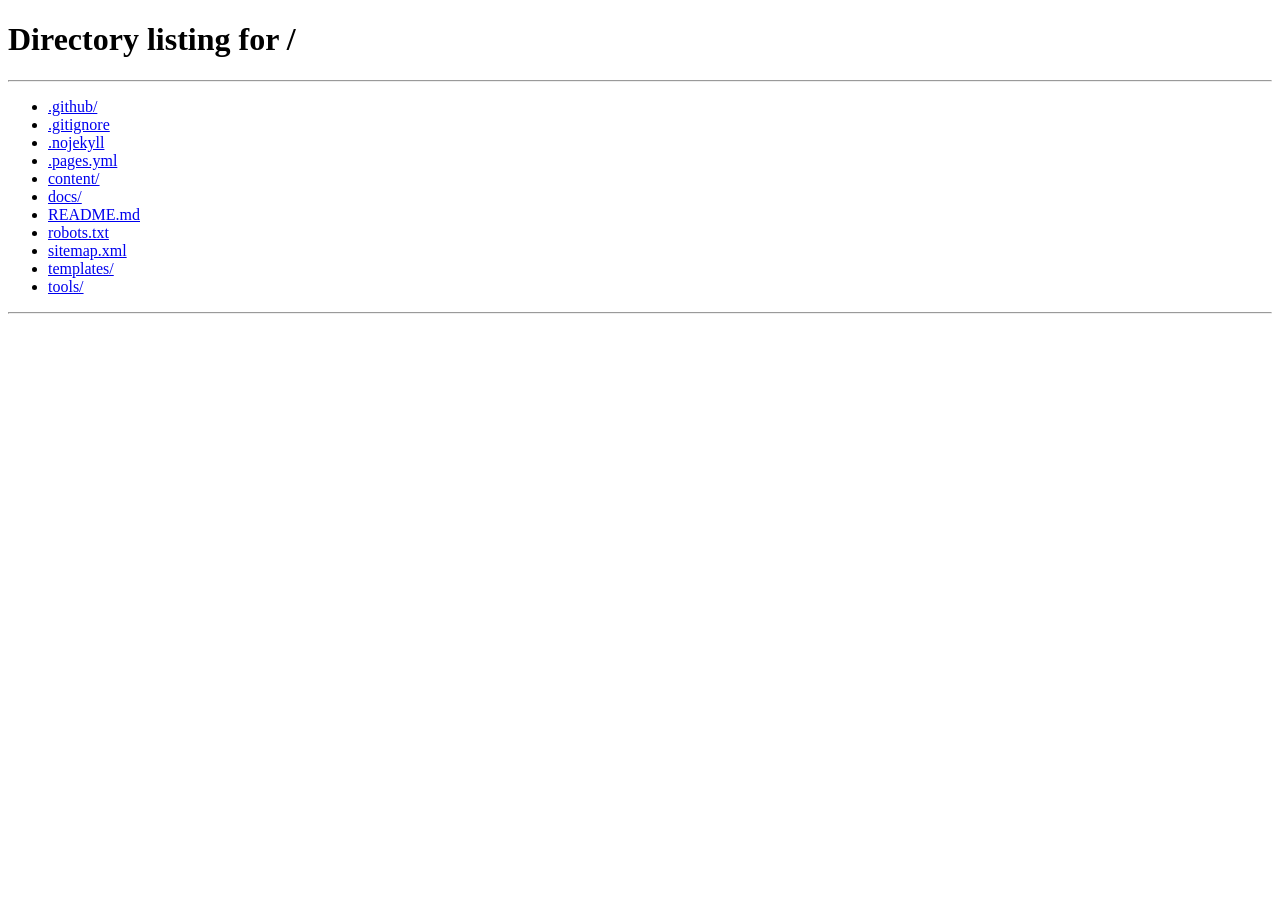
<file: docs/updates.html>
<!doctype html>
<html lang="en">
  <head>
    <meta charset="utf-8" />
    <title>Redirecting to News | Muhammad Hasnain</title>
    <meta name="robots" content="noindex" />
    <link rel="canonical" href="https://mhasnain5924117.github.io/#news" />
    <meta http-equiv="refresh" content="0; url=/#news" />
    <script>
      window.location.replace("/#news");
    </script>
  </head>
  <body>
    <p>News has moved to the <a href="/#news">main page</a>.</p>
  </body>
</html>
</file>
<file: docs/assets/css/styles.css>
:root {
  --ink: #0b1f33;
  --paper: #f1efe9;
  --teal: #1e7a8c;
  --graphite: #3a3f44;
  --gold: #b08d45;
  --white: #ffffff;
  --line: #d8d1c3;
  --surface: #fcfbf8;
  --ink-strong: #161b2e;
  --ink-mid: #2c3450;
  --ink-muted: #5b6480;
  --brass: #8b6f3e;
  --hairline: #dad6ca;
  --mono: "IBM Plex Mono", ui-monospace, SFMono-Regular, Menlo, Consolas, monospace;
  --sans: "Inter", "IBM Plex Sans", "Segoe UI", Arial, sans-serif;
  --serif: "Newsreader", "Source Serif Pro", Georgia, serif;
  --shadow: 0 10px 30px rgba(11, 31, 51, 0.08);
  --radius: 14px;
  --container: 1140px;
}

*,
*::before,
*::after {
  box-sizing: border-box;
}

html {
  scroll-behavior: smooth;
}

body {
  margin: 0;
  font-family: var(--sans);
  line-height: 1.7;
  color: var(--graphite);
  background: var(--paper);
}

img {
  max-width: 100%;
  height: auto;
  display: block;
  border-radius: 12px;
}

a {
  color: var(--ink);
  text-decoration-color: rgba(11, 31, 51, 0.45);
}

a:hover,
a:focus-visible {
  text-decoration-color: var(--ink);
}

.container {
  width: min(100% - 2rem, var(--container));
  margin-inline: auto;
}

.section {
  padding: 4.8rem 0;
}

.section-alt {
  background: #f4f1ea;
  border-top: 1px solid var(--line);
  border-bottom: 1px solid var(--line);
}

h1,
h2,
h3 {
  margin-top: 0;
  line-height: 1.16;
  color: var(--ink);
  font-family: var(--serif);
  letter-spacing: -0.01em;
}

h1 {
  font-size: clamp(1.9rem, 5.2vw, 3.25rem);
  margin-bottom: 1rem;
}

h2 {
  font-size: clamp(1.6rem, 4.5vw, 2.4rem);
  margin-bottom: 0.9rem;
}

h3 {
  font-size: clamp(1.08rem, 2.4vw, 1.35rem);
}

p {
  margin-top: 0;
}

.skip-link {
  position: absolute;
  left: -9999px;
  top: 0;
  z-index: 50;
  background: var(--ink);
  color: var(--white);
  padding: 0.7rem 1rem;
}

.skip-link:focus {
  left: 0.8rem;
  top: 0.8rem;
  border-radius: 8px;
}

.site-header {
  position: sticky;
  top: 0;
  z-index: 40;
  background: rgba(250, 247, 241, 0.95);
  border-bottom: 1px solid var(--line);
  backdrop-filter: blur(8px);
}

.header-inner {
  min-height: 4.5rem;
  display: flex;
  align-items: center;
  justify-content: space-between;
}

.brand {
  display: inline-flex;
  align-items: center;
  min-height: 44px;
  font-weight: 700;
  font-size: 1rem;
  color: var(--ink);
  letter-spacing: 0.04em;
  text-transform: uppercase;
  text-decoration: none;
}

.site-nav ul {
  list-style: none;
  margin: 0;
  padding: 0;
  display: flex;
  gap: 1rem;
}

.site-nav a {
  display: inline-flex;
  align-items: center;
  min-height: 44px;
  padding: 0.25rem 0.2rem;
  text-decoration: none;
  color: #1b2e40;
  font-weight: 600;
  font-size: 0.95rem;
}

.site-nav a.is-active {
  color: var(--teal);
}

.menu-toggle {
  display: none;
  border: 1px solid var(--line);
  background: var(--white);
  border-radius: 10px;
  color: var(--ink);
  font: inherit;
  padding: 0.45rem 0.7rem;
}

.hero {
  position: relative;
  overflow: hidden;
  padding-top: 5.2rem;
}

.hero-flow {
  position: absolute;
  inset: 0;
  background-image: url("../images/flow-pattern.svg");
  background-repeat: no-repeat;
  background-size: cover;
  opacity: 0.16;
  pointer-events: none;
}

.hero-grid {
  position: relative;
  display: grid;
  gap: 2rem;
  grid-template-columns: 1.35fr 1fr;
  align-items: center;
}

.eyebrow {
  margin-bottom: 0.7rem;
  color: var(--teal);
  text-transform: uppercase;
  letter-spacing: 0.05em;
  font-size: 0.8rem;
  font-weight: 800;
}

.lead {
  font-size: 1.08rem;
  max-width: 68ch;
}

.lead-sub {
  margin-top: 0.7rem;
  font-size: 0.99rem;
  max-width: 68ch;
  color: #2c4657;
}

.section-intro {
  max-width: 76ch;
}

.hero-actions {
  margin: 1.35rem 0 1.7rem;
  display: flex;
  flex-wrap: wrap;
  gap: 0.75rem;
}

.button {
  border-radius: 10px;
  border: 2px solid transparent;
  text-decoration: none;
  font-weight: 700;
  padding: 0.68rem 1.05rem;
  min-height: 44px;
  display: inline-flex;
  align-items: center;
  justify-content: center;
}

.button-primary {
  background: var(--ink);
  color: var(--white);
}

.button-primary:hover,
.button-primary:focus-visible {
  background: #081625;
  text-decoration: none;
}

.button-secondary {
  background: transparent;
  border-color: rgba(11, 31, 51, 0.28);
  color: var(--ink);
}

.button-secondary:hover,
.button-secondary:focus-visible {
  border-color: var(--teal);
  text-decoration: none;
}

.header-cv {
  padding: 0.45rem 0.85rem;
  min-height: 40px;
  font-size: 0.88rem;
}

.hero-subtitle {
  margin: -0.35rem 0 1rem;
  font-family: var(--serif);
  font-size: clamp(1.15rem, 2.6vw, 1.5rem);
  color: var(--ink-mid);
}

.availability {
  max-width: 68ch;
  margin-top: 0.9rem;
  padding: 0.75rem 0.95rem;
  border-left: 4px solid var(--gold);
  background: #fffaf0;
  border-radius: 0 10px 10px 0;
  font-size: 0.97rem;
}

.profile-links {
  list-style: none;
  margin: 0;
  padding: 0;
  display: flex;
  flex-wrap: wrap;
  gap: 0.3rem 1.1rem;
  font-size: 0.92rem;
}

.profile-links a {
  display: inline-flex;
  align-items: center;
  min-height: 40px;
  font-weight: 600;
}

.hero-media {
  margin: 0;
}

.hero-media img {
  border: 1px solid #d5cfc3;
  box-shadow: var(--shadow);
}

.hero-media figcaption,
figcaption {
  margin-top: 0.45rem;
  font-size: 0.84rem;
  color: #4a5a68;
  line-height: 1.45;
}

.about-grid {
  display: grid;
  grid-template-columns: 1.55fr 1fr;
  gap: 2rem;
  align-items: start;
}

.about-grid p {
  max-width: 76ch;
}

.about-aside {
  border: 1px solid var(--line);
  border-radius: var(--radius);
  background: #fffdf8;
  padding: 1.1rem 1.15rem;
  position: sticky;
  top: 5.5rem;
}

.about-aside h3 {
  margin-bottom: 0.6rem;
}

.glance {
  margin: 0;
  display: grid;
  gap: 0.15rem;
}

.glance dt {
  font-family: var(--mono);
  font-size: 0.74rem;
  letter-spacing: 0.04em;
  text-transform: uppercase;
  color: var(--brass);
  margin-top: 0.55rem;
}

.glance dd {
  margin: 0;
  font-size: 0.95rem;
}

.subheading {
  margin-top: 2rem;
  margin-bottom: 0.75rem;
  padding-bottom: 0.35rem;
  border-bottom: 1px solid var(--hairline);
  font-size: clamp(1.1rem, 2.4vw, 1.3rem);
}

.edu-list {
  list-style: none;
  margin: 0;
  padding: 0;
  display: grid;
  gap: 0.85rem;
}

.edu-list li {
  display: grid;
  grid-template-columns: 8.5rem 1fr;
  gap: 1rem;
}

.edu-years {
  font-family: var(--mono);
  font-size: 0.82rem;
  color: var(--brass);
  padding-top: 0.2rem;
}

.area-list {
  display: grid;
  gap: 1.4rem;
  margin: 1.6rem 0 2rem;
}

.area {
  display: grid;
  grid-template-columns: minmax(0, 1.5fr) minmax(0, 1fr);
  gap: 1.6rem;
  align-items: start;
  background: #fffdf8;
  border: 1px solid var(--line);
  border-radius: var(--radius);
  padding: 1.2rem 1.3rem;
}

.area-figure {
  margin: 0;
  max-width: 400px;
  justify-self: end;
}

.area-figure img {
  width: 100%;
  border: 1px solid #d8d1c3;
  background: #fff;
  padding: 0.3rem;
  box-sizing: border-box;
}

.area-figure figcaption {
  margin-top: 0.45rem;
}

.figure-link {
  display: block;
  line-height: 0;
}

.figure-link:hover img,
.figure-link:focus-visible img {
  border-color: var(--teal);
}

.area-index {
  margin: 0 0 0.25rem;
  font-family: var(--mono);
  font-size: 0.76rem;
  letter-spacing: 0.06em;
  text-transform: uppercase;
  color: var(--teal);
}

.area-body h3 {
  margin-bottom: 0.6rem;
}

.area-links {
  margin: 0.4rem 0 0;
  padding-left: 1.05rem;
  font-size: 0.9rem;
  color: #35556f;
}

.area-links li {
  margin-bottom: 0.2rem;
}

.two-col {
  display: grid;
  grid-template-columns: repeat(2, minmax(0, 1fr));
  gap: 1.2rem;
  align-items: start;
}

.panel {
  background: #fffdf8;
  border: 1px solid var(--line);
  border-radius: var(--radius);
  padding: 1rem 1.1rem;
}

.panel h3 {
  margin-bottom: 0.6rem;
}

.tight {
  margin: 0;
  padding-left: 1.1rem;
  display: grid;
  gap: 0.5rem;
}

.collab-grid {
  list-style: none;
  margin: 0.8rem 0 0;
  padding: 0;
  display: grid;
  gap: 0.7rem;
  grid-template-columns: repeat(3, minmax(0, 1fr));
}

.collab-grid li {
  border: 1px solid var(--line);
  border-radius: 12px;
  background: #fffdf8;
  padding: 0.75rem 0.85rem;
  display: grid;
  gap: 0.15rem;
}

.collab-name {
  font-family: var(--serif);
  font-weight: 700;
  color: var(--ink);
}

.collab-detail {
  font-size: 0.85rem;
  color: #4a5a68;
}

.pub-list {
  margin: 0;
  padding-left: 1.6rem;
  display: grid;
  gap: 0.65rem;
  max-width: 92ch;
}

.pub-list li {
  line-height: 1.55;
}

.pub-list li::marker {
  font-family: var(--mono);
  color: var(--brass);
  font-size: 0.85rem;
}

.pub-selected {
  list-style: none;
  padding-left: 0;
  gap: 0.9rem;
}

.pub-selected li {
  border-left: 3px solid var(--teal);
  padding-left: 0.9rem;
}

.pub-cite {
  margin: 0 0 0.25rem;
}

.pub-why {
  margin: 0;
  font-size: 0.9rem;
  color: #4a5a68;
}

.doi {
  font-family: var(--mono);
  font-size: 0.82rem;
  white-space: nowrap;
}

.photo-strip {
  margin-top: 1.6rem;
  display: grid;
  gap: 0.9rem;
  grid-template-columns: repeat(auto-fit, minmax(190px, 1fr));
}

.photo-strip figure,
.photo-stack figure,
.teaching-figure {
  margin: 0;
}

.photo-strip img {
  width: 100%;
  aspect-ratio: 3 / 4;
  object-fit: cover;
  object-position: center 20%;
  border: 1px solid #d5dde6;
}

.photo-strip-wide {
  grid-template-columns: repeat(auto-fit, minmax(220px, 1fr));
}

.photo-strip-wide img {
  aspect-ratio: 4 / 3;
  object-position: center;
}

.project-grid {
  display: grid;
  grid-template-columns: repeat(2, minmax(0, 1fr));
  gap: 1.1rem;
  margin: 0.8rem 0 1.8rem;
}

.project-card {
  background: #fffdf8;
  border: 1px solid var(--line);
  border-radius: var(--radius);
  padding: 1rem 1.1rem 1.1rem;
  display: flex;
  flex-direction: column;
}

.project-card img {
  width: 100%;
  max-height: 230px;
  object-fit: contain;
  border: 1px solid #d8d1c3;
  background: #fff;
  padding: 0.3rem;
  box-sizing: border-box;
  margin: 0.2rem 0 0.8rem;
}

.project-card h4 {
  margin: 0 0 0.4rem;
  font-family: var(--serif);
  font-size: 1.08rem;
  color: var(--ink);
}

.project-card p {
  margin: 0 0 0.5rem;
  font-size: 0.95rem;
}

.project-card p:last-of-type {
  margin-bottom: 0;
}

.course-table {
  width: 100%;
  border-collapse: collapse;
  font-size: 0.93rem;
  background: #fffdf8;
  border: 1px solid var(--line);
  border-radius: 12px;
  overflow: hidden;
}

.course-table th,
.course-table td {
  text-align: left;
  vertical-align: top;
  padding: 0.6rem 0.7rem;
  border-bottom: 1px solid #e8e0d1;
}

.course-table th {
  font-family: var(--mono);
  font-size: 0.74rem;
  letter-spacing: 0.04em;
  text-transform: uppercase;
  color: var(--brass);
  background: #f6f2e9;
}

.course-table tr:last-child td {
  border-bottom: 0;
}

.teaching-grid {
  display: grid;
  grid-template-columns: 1.3fr 1fr;
  gap: 1.6rem;
  align-items: start;
}

.mentoring-list {
  grid-template-columns: repeat(2, minmax(0, 1fr));
  gap: 0.7rem 1.4rem;
  list-style: none;
  padding-left: 0;
}

.mentoring-list li {
  border-left: 3px solid var(--hairline);
  padding-left: 0.8rem;
}

.teaching-figure img {
  border: 1px solid #d5dde6;
  box-shadow: var(--shadow);
}

.experience-grid {
  display: grid;
  grid-template-columns: minmax(0, 1.6fr) minmax(0, 1fr);
  gap: 1.8rem;
  align-items: start;
}

.experience-list {
  padding-left: 1.2rem;
}

.experience-list li + li {
  margin-top: 0.7rem;
}

.experience-photos {
  display: grid;
  grid-template-columns: repeat(2, minmax(0, 1fr));
  gap: 0.9rem;
}

.experience-photos figure {
  margin: 0;
}

.experience-photos img {
  width: 100%;
  aspect-ratio: 3 / 4;
  object-fit: cover;
  object-position: center 25%;
  border: 1px solid #d5dde6;
}

.talk-list,
.award-list,
.news-list,
.ref-list {
  list-style: none;
  margin: 0;
  padding: 0;
  display: grid;
  gap: 0.6rem;
}

.talk-list li,
.news-list li {
  display: grid;
  grid-template-columns: 5.5rem 1fr;
  gap: 0.8rem;
}

.talk-date,
.news-list time,
.award-year {
  font-family: var(--mono);
  font-size: 0.8rem;
  color: var(--brass);
  padding-top: 0.2rem;
}

.award-list li {
  display: grid;
  grid-template-columns: 5.5rem 1fr;
  gap: 0.8rem;
}

.news-list {
  max-width: 88ch;
}

.photo-stack {
  display: grid;
  gap: 0.9rem;
}

.photo-stack img {
  width: 100%;
  border: 1px solid #d5dde6;
}

.photo-pair {
  display: grid;
  grid-template-columns: repeat(2, minmax(0, 1fr));
  gap: 0.9rem;
  align-items: start;
}

.photo-pair img {
  aspect-ratio: 4 / 5;
  object-fit: cover;
}

.pos-podium {
  object-position: center 30%;
}

.contact-list {
  list-style: none;
  margin: 1.1rem 0;
  padding: 0;
  display: grid;
  gap: 0.5rem;
}

.ref-list li {
  border: 1px solid var(--line);
  border-radius: 12px;
  background: #fffdf8;
  padding: 0.75rem 0.9rem;
}

.site-footer {
  border-top: 1px solid var(--line);
  padding: 1.2rem 0 1.7rem;
  font-size: 0.92rem;
}

.footer-inner {
  display: flex;
  justify-content: space-between;
  flex-wrap: wrap;
  gap: 0.6rem 1rem;
}

/* Project cards with animated summaries -------------------------------- */
.projects-intro {
  margin: -0.4rem 0 1rem;
  font-size: 0.95rem;
  color: var(--ink-muted);
}

.media-switch {
  display: inline-flex;
  gap: 0;
  margin: 0.1rem 0 0.6rem;
  padding: 2px;
  border: 1px solid var(--line);
  border-radius: 999px;
  background: #f4f1ea;
}

.media-switch button {
  border: 0;
  background: transparent;
  color: var(--ink-muted);
  font: inherit;
  font-size: 0.78rem;
  font-weight: 700;
  letter-spacing: 0.02em;
  padding: 0.3rem 0.8rem;
  border-radius: 999px;
  cursor: pointer;
  transition:
    background 0.2s ease,
    color 0.2s ease;
}

.media-switch button.is-active {
  background: var(--ink);
  color: #fff;
}

.media-switch button:focus-visible {
  outline: 2px solid var(--teal);
  outline-offset: 2px;
}

.project-media {
  margin: 0 0 0.8rem;
}

.project-video {
  display: block;
  width: 100%;
  height: auto;
  aspect-ratio: 16 / 9;
  border-radius: 10px;
  border: 1px solid var(--line);
  background: #04101c;
  box-shadow: 0 8px 22px rgba(11, 31, 51, 0.1);
}

.project-card-media .project-figure img {
  margin: 0;
}

.project-video[hidden],
.project-figure[hidden],
.project-narration[hidden] {
  display: none;
}

.project-narration {
  margin: 0.85rem 0 0;
  min-height: 2.7em;
  font-family: var(--serif);
  font-size: 0.98rem;
  line-height: 1.35;
  color: var(--ink-mid);
  transition: opacity 0.25s ease;
}

.project-narration:empty::before {
  content: "Press play for a captioned walk-through of the study.";
  color: var(--ink-muted);
  font-family: var(--sans);
  font-size: 0.85rem;
}

.project-narration.is-fading {
  opacity: 0;
}

.project-actions {
  margin-top: auto;
  padding-top: 0.55rem;
  display: flex;
  flex-wrap: wrap;
  align-items: center;
  gap: 0.45rem;
  font-size: 0.9rem;
  font-weight: 700;
}

.project-actions a {
  color: var(--teal);
  text-decoration: none;
}

.project-actions a:hover,
.project-actions a:focus-visible {
  text-decoration: underline;
}

.link-button {
  border: 0;
  padding: 0;
  background: transparent;
  color: var(--teal);
  font: inherit;
  font-weight: 700;
  cursor: pointer;
  display: inline-flex;
  align-items: center;
  gap: 0.4rem;
}

.link-button::before {
  content: "";
  width: 0;
  height: 0;
  border-style: solid;
  border-width: 5px 0 5px 8px;
  border-color: transparent transparent transparent currentColor;
}

.link-button:hover,
.link-button:focus-visible {
  text-decoration: underline;
}

/* Lightbox */
.anim-dialog {
  width: min(1040px, calc(100% - 2rem));
  max-width: none;
  max-height: calc(100% - 2rem);
  padding: 0;
  border: 0;
  border-radius: 16px;
  background: #0b1f33;
  color: #eef3f7;
  box-shadow: 0 40px 90px rgba(0, 0, 0, 0.55);
  overflow: hidden;
}

.anim-dialog::backdrop {
  background: rgba(6, 14, 24, 0.78);
  backdrop-filter: blur(4px);
}

.anim-dialog[open] {
  animation: anim-dialog-in 0.28s ease;
}

@keyframes anim-dialog-in {
  from {
    opacity: 0;
    transform: translateY(14px) scale(0.985);
  }
  to {
    opacity: 1;
    transform: none;
  }
}

.anim-dialog-inner {
  position: relative;
  display: grid;
  max-height: calc(100vh - 2rem);
  overflow: auto;
}

.anim-close {
  position: absolute;
  top: 0.7rem;
  right: 0.7rem;
  z-index: 2;
  width: 40px;
  height: 40px;
  border-radius: 50%;
  border: 1px solid rgba(255, 255, 255, 0.25);
  background: rgba(11, 31, 51, 0.7);
  color: #fff;
  font-size: 1.5rem;
  line-height: 1;
  cursor: pointer;
}

.anim-close:hover,
.anim-close:focus-visible {
  background: #fff;
  color: #0b1f33;
  outline: none;
}

.anim-player {
  aspect-ratio: 16 / 9;
  background: #04101c;
}

.anim-player video {
  display: block;
  width: 100%;
  height: 100%;
}

.anim-dialog-text {
  padding: 1.1rem 1.4rem 1.3rem;
}

.anim-narration {
  margin: 0 0 0.8rem;
  min-height: 2.8em;
  font-family: var(--serif);
  font-size: 1.15rem;
  line-height: 1.4;
  color: #fff;
  transition: opacity 0.3s ease;
}

.anim-narration.is-fading {
  opacity: 0;
}

.anim-dialog-title {
  margin: 0 0 0.35rem;
  font-size: 1.1rem;
  color: #fff;
}

.anim-dialog-sub {
  margin: 0 0 0.7rem;
  color: #a9b9c8;
  font-size: 0.95rem;
  max-width: 78ch;
}

.anim-dialog-links {
  margin: 0 0 0.6rem;
  display: flex;
  flex-wrap: wrap;
  gap: 0.35rem 1.2rem;
  font-size: 0.9rem;
  font-weight: 600;
}

.anim-dialog-links a {
  color: #9fdde3;
  text-decoration: none;
  border-bottom: 1px solid rgba(159, 221, 227, 0.45);
}

.anim-dialog-links a:hover,
.anim-dialog-links a:focus-visible {
  color: #fff;
  border-bottom-color: #fff;
}

.anim-dialog-note {
  margin: 0;
  font-size: 0.8rem;
  color: #8ea0b0;
}

@media (max-width: 1140px) {
  .header-cv {
    display: none;
  }

  .brand {
    white-space: nowrap;
  }

  .site-nav ul {
    gap: 0.7rem;
  }
}

@media (max-width: 980px) {
  .hero-grid,
  .about-grid,
  .two-col,
  .teaching-grid,
  .experience-grid,
  .area {
    grid-template-columns: 1fr;
  }


  .area-figure {
    max-width: 460px;
    justify-self: start;
  }

  .collab-grid {
    grid-template-columns: repeat(2, minmax(0, 1fr));
  }

  .hero-media {
    max-width: 480px;
    margin-inline: auto;
  }

  .about-aside {
    position: static;
  }

  .header-cv {
    display: none;
  }
}

@media (max-width: 940px) {
  .menu-toggle {
    display: inline-flex;
  }

  .site-nav {
    position: absolute;
    right: 1rem;
    top: calc(100% + 0.2rem);
    width: min(18rem, calc(100% - 2rem));
    background: #fffdf8;
    border: 1px solid var(--line);
    border-radius: 12px;
    box-shadow: var(--shadow);
    padding: 0.5rem;
    display: none;
  }

  .site-nav[data-open="true"] {
    display: block;
  }

  .site-nav ul {
    flex-direction: column;
    gap: 0;
  }

  .site-nav li + li {
    border-top: 1px solid #e8e0d1;
  }

  .site-nav a {
    padding: 0.55rem 0.45rem;
  }
}

@media (max-width: 760px) {
  .course-table thead {
    display: none;
  }

  .course-table td {
    display: block;
    border-bottom: 0;
    padding: 0.25rem 0.7rem;
  }

  .course-table td:first-child {
    font-weight: 700;
    padding-top: 0.7rem;
  }

  .course-table td:last-child {
    padding-bottom: 0.7rem;
    border-bottom: 1px solid #e8e0d1;
    color: #4a5a68;
  }
}

@media (max-width: 640px) {
  .edu-list li,
  .talk-list li,
  .award-list li,
  .news-list li {
    grid-template-columns: 1fr;
    gap: 0.15rem;
  }

  .photo-pair,
  .collab-grid,
  .mentoring-list,
  .project-grid {
    grid-template-columns: 1fr;
  }

  .anim-dialog {
    width: calc(100% - 1rem);
    border-radius: 10px;
  }

  .anim-dialog-text {
    padding: 0.9rem 1rem 1rem;
  }

  .experience-photos {
    max-width: 420px;
  }

  .doi {
    white-space: normal;
    word-break: break-all;
  }
}

@media print {
  .site-header,
  .hero-flow,
  .hero-actions,
  .menu-toggle,
  .photo-strip,
  .photo-stack,
  .teaching-figure,
  .experience-photos,
  .anim-dialog,
  .media-switch,
  .project-video,
  .project-actions,
  .skip-link {
    display: none !important;
  }

  body {
    background: #fff;
    color: #000;
    font-size: 11pt;
  }

  .section {
    padding: 1.2rem 0;
  }

  .section-alt,
  .panel,
  .area,
  .about-aside,
  .collab-grid li,
  .project-card,
  .ref-list li {
    background: #fff;
    border-color: #bbb;
    box-shadow: none;
  }

  a {
    color: #000;
    text-decoration: none;
  }

  .doi::after {
    content: "";
  }

  .hero-grid,
  .about-grid,
  .two-col,
  .area {
    grid-template-columns: 1fr;
  }

  .area-figure {
    max-width: 60%;
  }

  .project-figure[hidden] {
    display: block !important;
  }
}

/* ===================== Additions (2026-11): highlights, foldable lists, badges ===================== */

section[id] {
  scroll-margin-top: 84px;
}

.hero-highlights {
  list-style: none;
  margin: 1.6rem 0 0;
  padding: 1.1rem 0 0;
  border-top: 1px solid var(--hairline);
  display: grid;
  grid-template-columns: repeat(4, minmax(0, 1fr));
  gap: 0.75rem;
}

.hero-highlights li {
  display: grid;
  gap: 0.15rem;
}

.hl-value {
  font-family: var(--serif);
  font-size: clamp(1.45rem, 3vw, 1.9rem);
  font-weight: 700;
  line-height: 1.1;
  color: var(--ink-strong);
}

.hl-label {
  font-size: 0.8rem;
  line-height: 1.35;
  color: var(--ink-muted);
}

.heading-count,
.more-count {
  display: inline-block;
  margin-left: 0.35rem;
  padding: 0.05rem 0.5rem;
  border-radius: 999px;
  background: #ece6d8;
  color: var(--brass);
  font-family: var(--mono);
  font-size: 0.72rem;
  font-weight: 500;
  vertical-align: middle;
}

.more-block {
  margin-top: 1.4rem;
  max-width: 92ch;
  border: 1px solid var(--hairline);
  border-radius: var(--radius);
  background: var(--surface);
}

.more-block > summary {
  cursor: pointer;
  list-style: none;
  display: flex;
  align-items: center;
  gap: 0.25rem;
  padding: 0.85rem 1.1rem;
  font-family: var(--serif);
  font-weight: 700;
  font-size: 1.08rem;
  color: var(--ink-strong);
}

.more-block > summary::-webkit-details-marker {
  display: none;
}

.more-block > summary::after {
  content: "Show";
  margin-left: auto;
  font-family: var(--sans);
  font-size: 0.8rem;
  font-weight: 600;
  color: var(--teal);
}

.more-block[open] > summary::after {
  content: "Hide";
}

.more-block > summary:hover {
  color: var(--teal);
}

.more-block > summary:focus-visible {
  outline: 2px solid var(--teal);
  outline-offset: 2px;
  border-radius: var(--radius);
}

.more-block > .pub-list,
.more-block > .news-list {
  padding: 0.2rem 1.2rem 1.1rem 2.6rem;
}

.more-block > .news-list {
  padding-left: 1.2rem;
}

.pub-status {
  display: inline-block;
  padding: 0.02rem 0.45rem;
  border: 1px solid var(--gold);
  border-radius: 999px;
  color: var(--brass);
  font-size: 0.72rem;
  font-weight: 600;
  letter-spacing: 0.02em;
  text-transform: uppercase;
  vertical-align: 1px;
}

@media (max-width: 640px) {
  .hero-highlights {
    grid-template-columns: repeat(2, minmax(0, 1fr));
    gap: 0.9rem 0.75rem;
  }

  .hero-media {
    order: -1;
    max-width: 260px;
    margin-inline: 0;
  }

  .more-block > .pub-list {
    padding-left: 2.2rem;
  }
}

/* ===================== Hero: tagline, research focus, portrait ===================== */

.hero-tagline {
  margin: -0.4rem 0 1rem;
  font-size: 0.98rem;
  font-weight: 600;
  letter-spacing: 0.01em;
  color: var(--teal);
}

.hero-focus {
  margin: 1.2rem 0 0.4rem;
  max-width: 68ch;
}

.hero-focus-label {
  margin: 0 0 0.45rem;
  font-family: var(--mono);
  font-size: 0.72rem;
  letter-spacing: 0.08em;
  text-transform: uppercase;
  color: var(--brass);
}

.hero-focus ul {
  list-style: none;
  margin: 0;
  padding: 0;
  display: grid;
  grid-template-columns: repeat(2, minmax(0, 1fr));
  border-top: 1px solid var(--hairline);
}

.hero-focus li {
  border-bottom: 1px solid var(--hairline);
}

.hero-focus a {
  display: flex;
  align-items: center;
  justify-content: space-between;
  gap: 0.6rem;
  min-height: 44px;
  padding: 0.45rem 0.9rem 0.45rem 0;
  font-size: 0.93rem;
  font-weight: 600;
  color: var(--ink-strong);
  text-decoration: none;
}

.hero-focus li:nth-child(even) a {
  padding-left: 0.9rem;
  padding-right: 0;
}

.hero-focus a::after {
  content: "→";
  color: var(--teal);
  transition: transform 0.15s ease;
}

.hero-focus a:hover {
  color: var(--teal);
}

.hero-focus a:hover::after {
  transform: translateX(3px);
}

.hero-portrait {
  justify-self: end;
  width: min(100%, 360px);
}

.hero-portrait img {
  width: 100%;
  height: auto;
  border-radius: 18px;
  border: 1px solid #d5cfc3;
}

/* Three photos side by side in the Talks section */
.photo-pair:has(> figure:nth-child(3)) {
  grid-template-columns: repeat(3, minmax(0, 1fr));
}

/* Back-to-top button */
.to-top {
  position: fixed;
  right: 1.1rem;
  bottom: 1.1rem;
  z-index: 40;
  width: 44px;
  height: 44px;
  border: 1px solid var(--hairline);
  border-radius: 999px;
  background: var(--surface);
  box-shadow: var(--shadow);
  color: var(--ink-strong);
  font-size: 1.1rem;
  cursor: pointer;
  opacity: 0;
  transform: translateY(8px);
  pointer-events: none;
  transition: opacity 0.2s ease, transform 0.2s ease;
}

.to-top.is-visible {
  opacity: 1;
  transform: none;
  pointer-events: auto;
}

.to-top:hover {
  color: var(--teal);
}

@media (prefers-reduced-motion: reduce) {
  .to-top,
  .hero-focus a::after {
    transition: none;
  }
}

@media (max-width: 980px) {
  .hero-portrait {
    justify-self: start;
    width: min(100%, 300px);
  }
}

@media (max-width: 640px) {
  .hero-focus ul {
    grid-template-columns: 1fr;
  }

  .hero-focus li:nth-child(even) a {
    padding-left: 0;
  }

  .hero-portrait {
    width: 180px;
  }

  .photo-pair:has(> figure:nth-child(3)) {
    grid-template-columns: repeat(2, minmax(0, 1fr));
  }
}

@media print {
  .to-top {
    display: none;
  }
}
</file>
